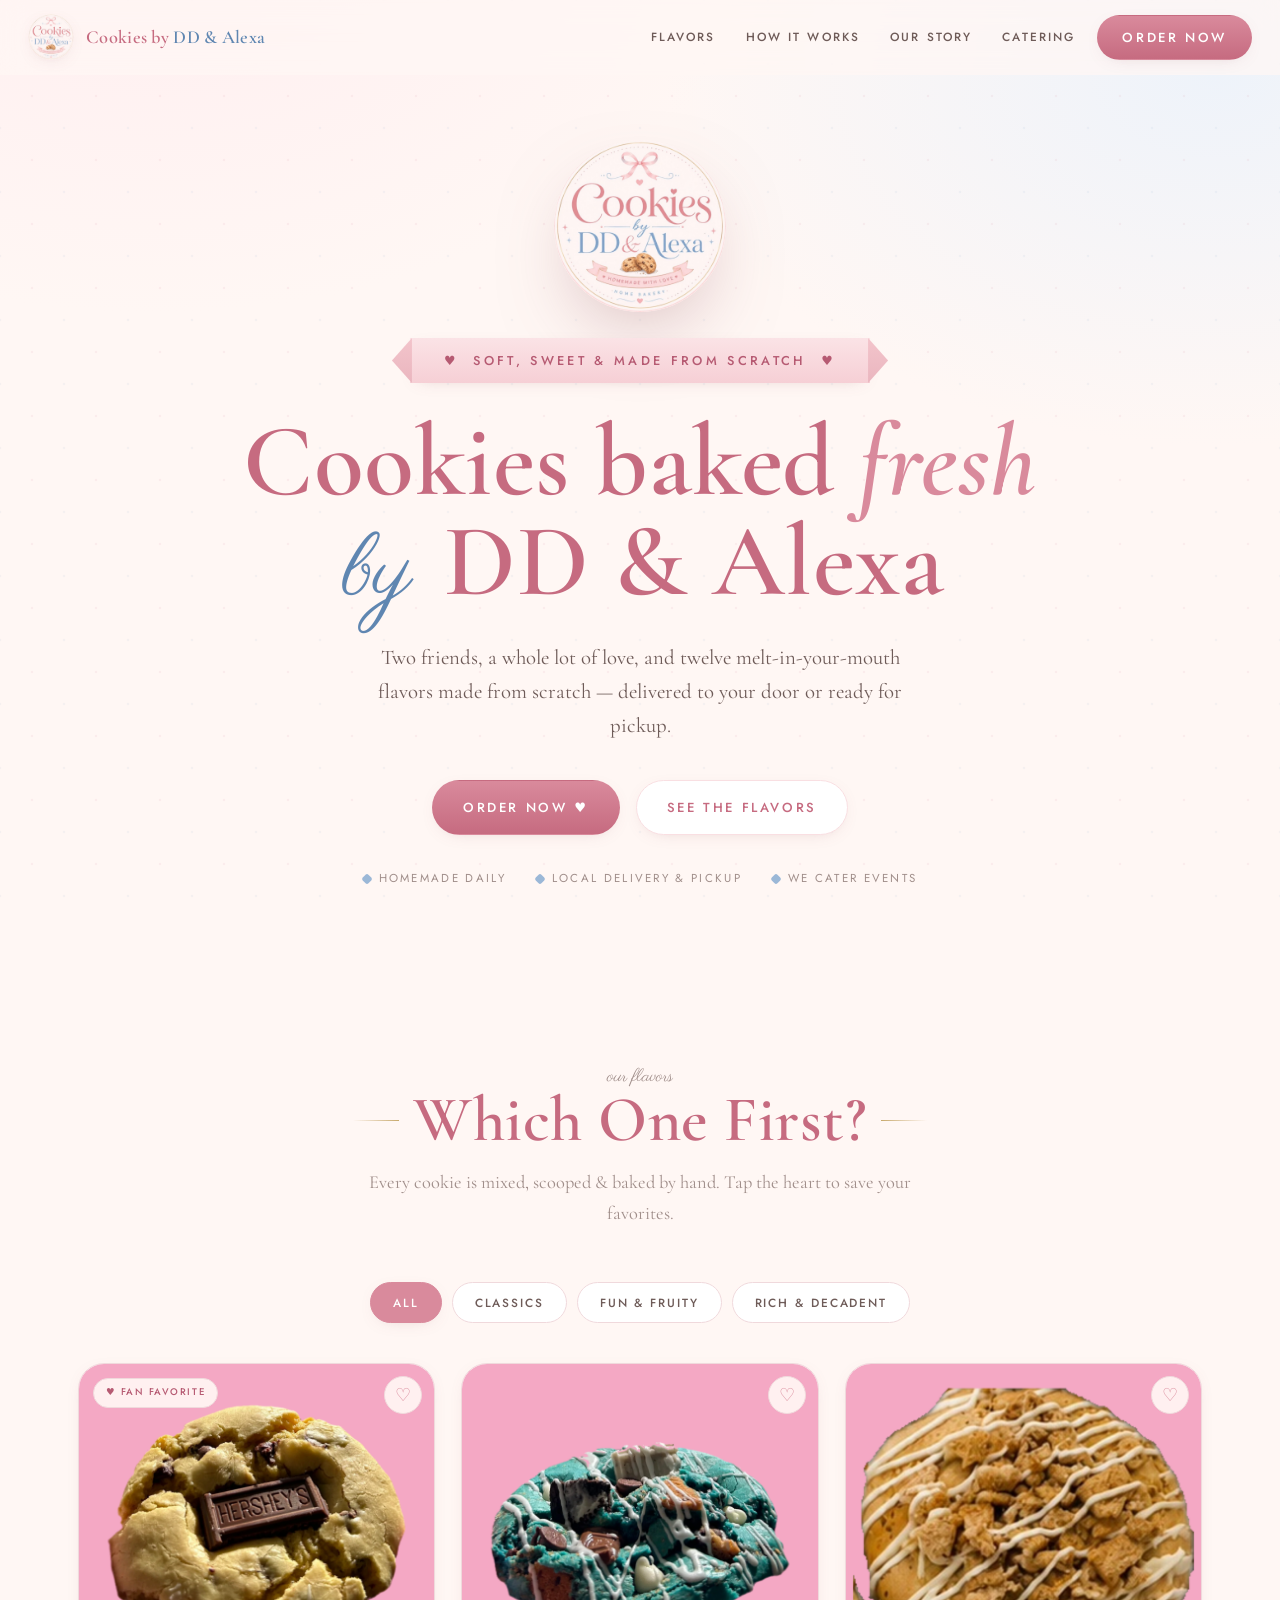
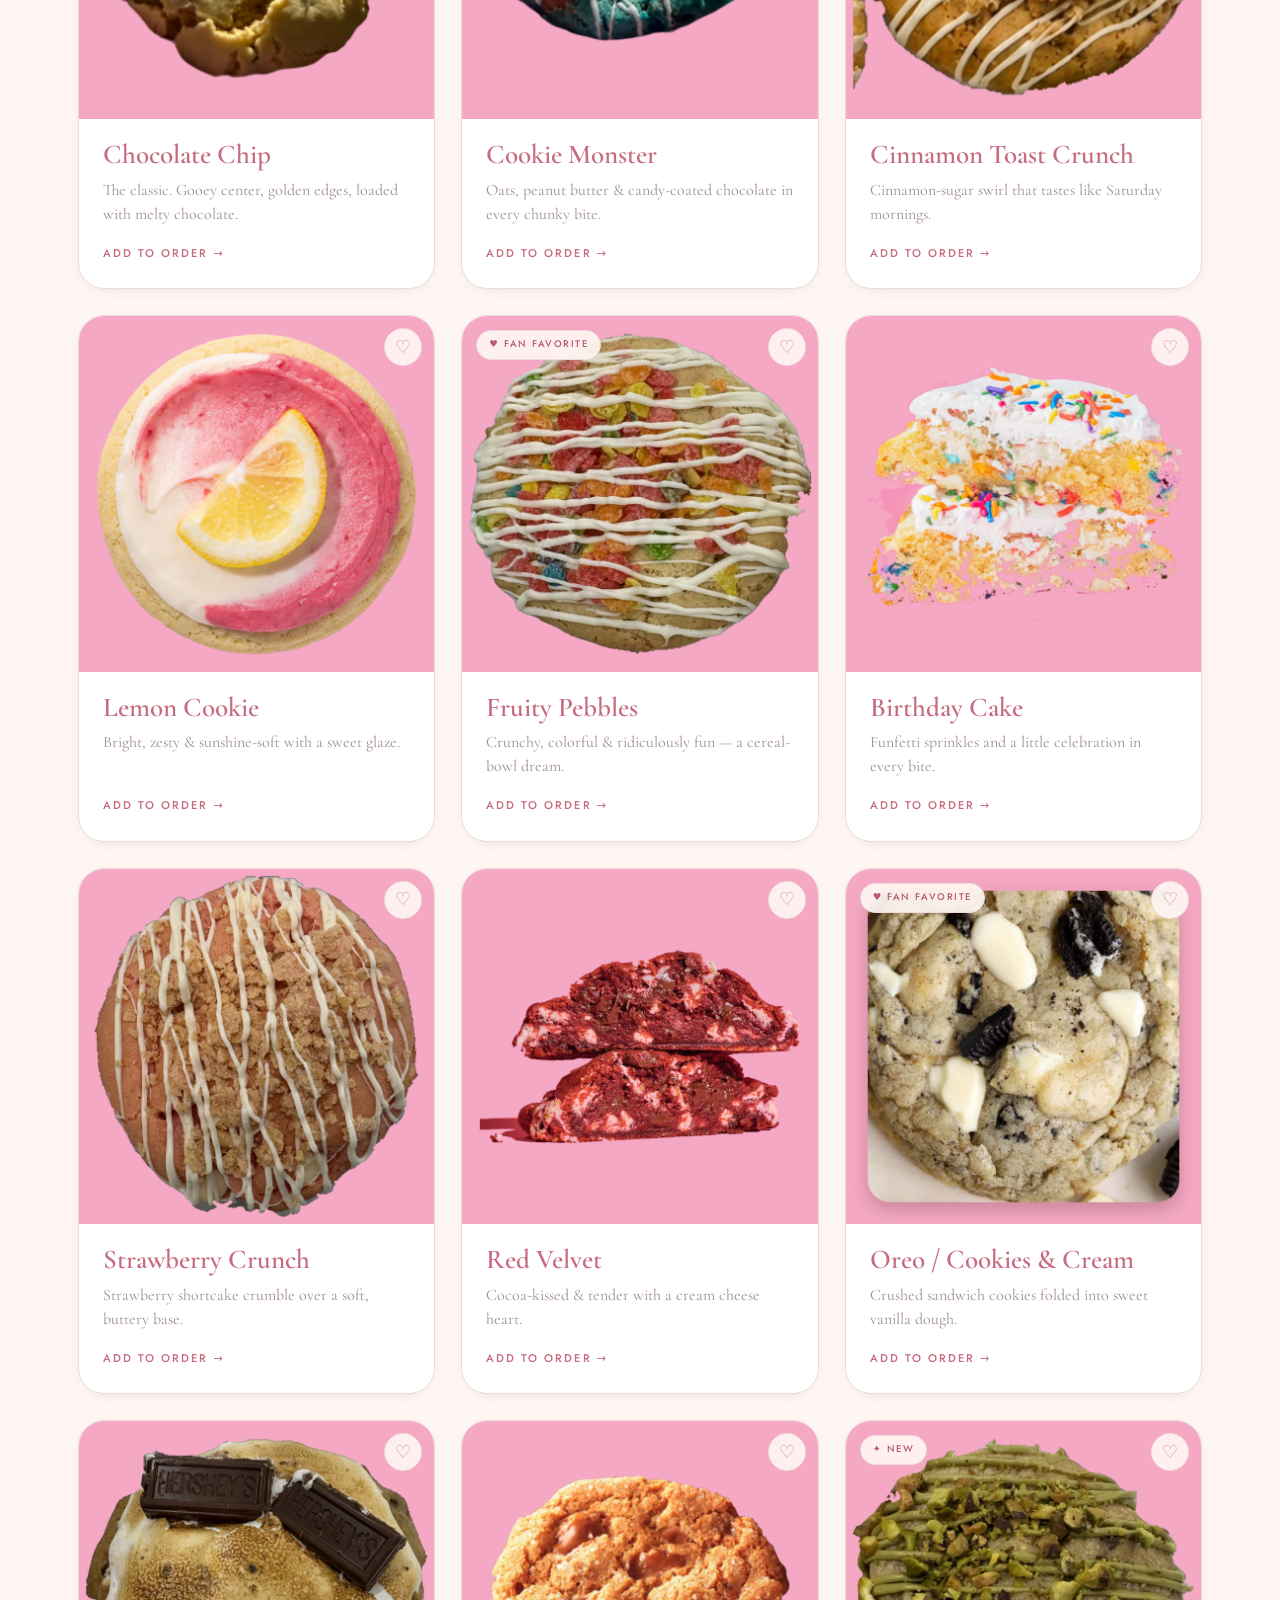
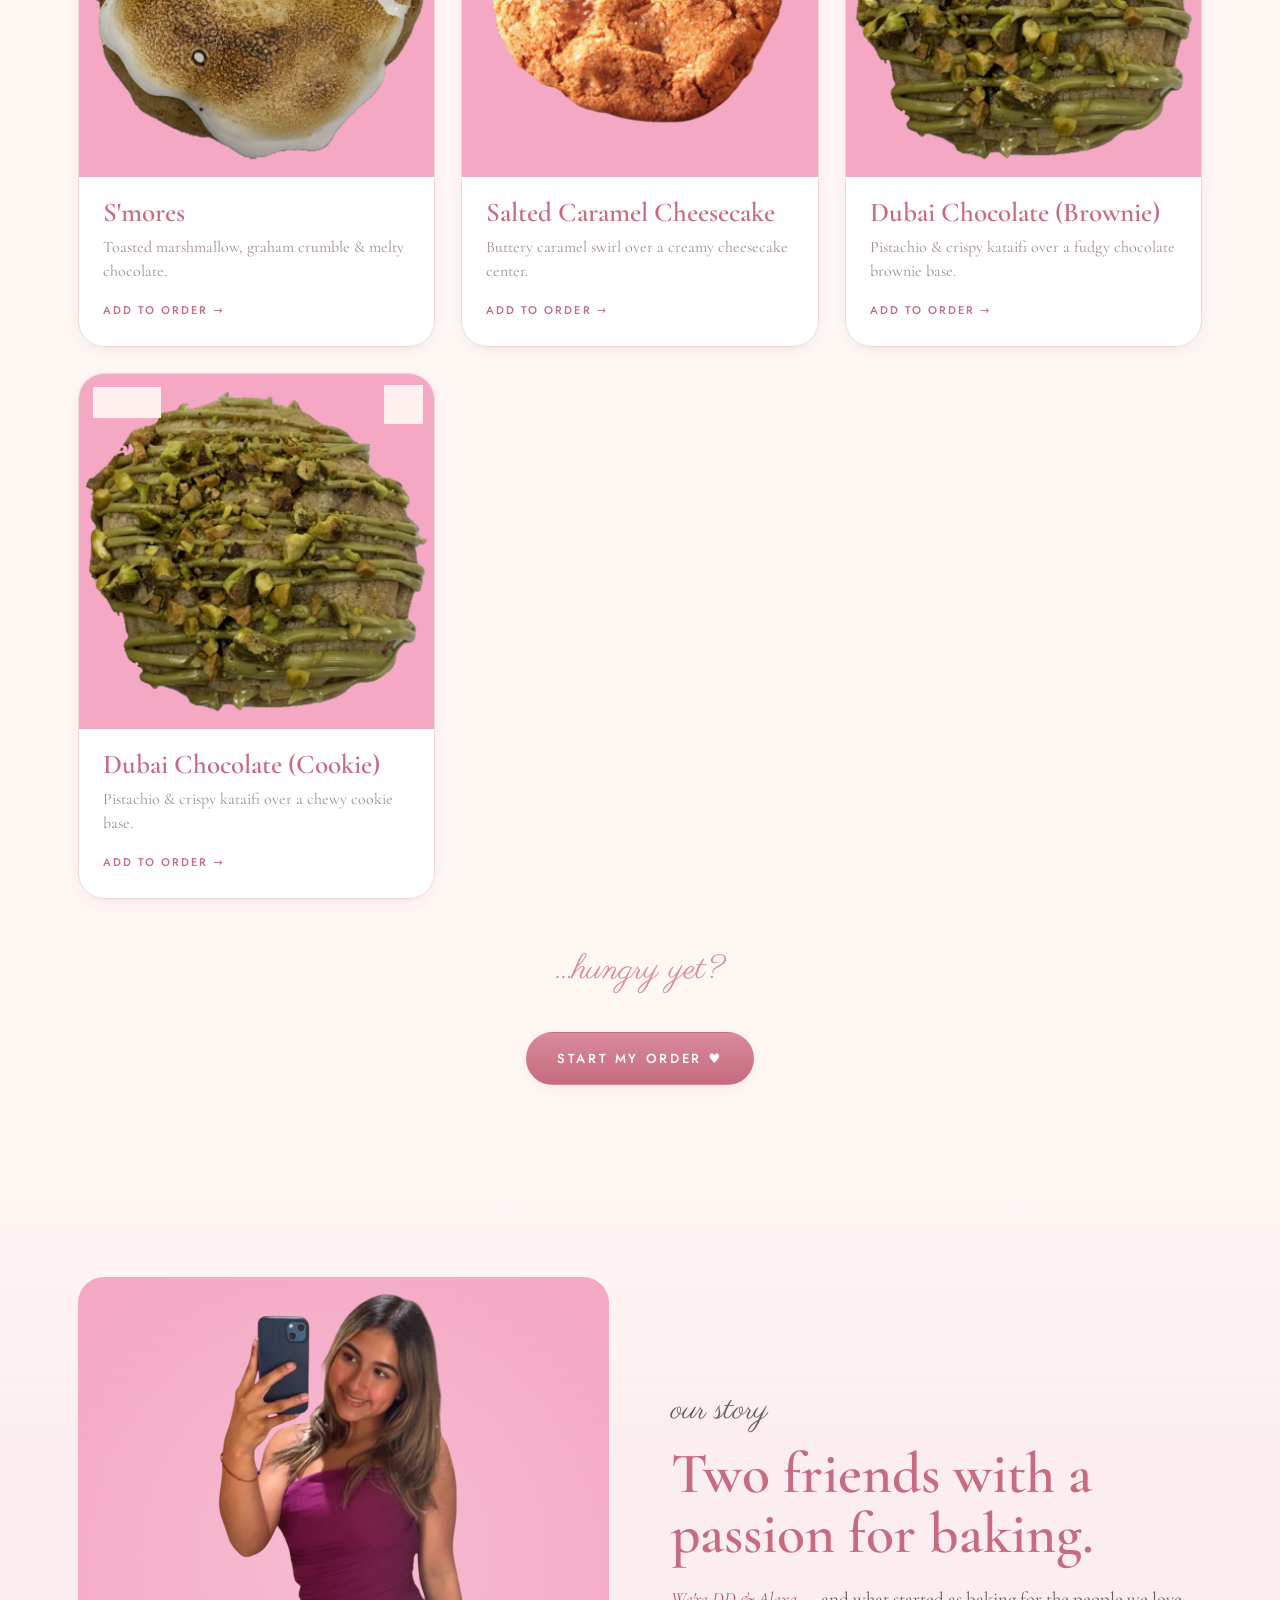
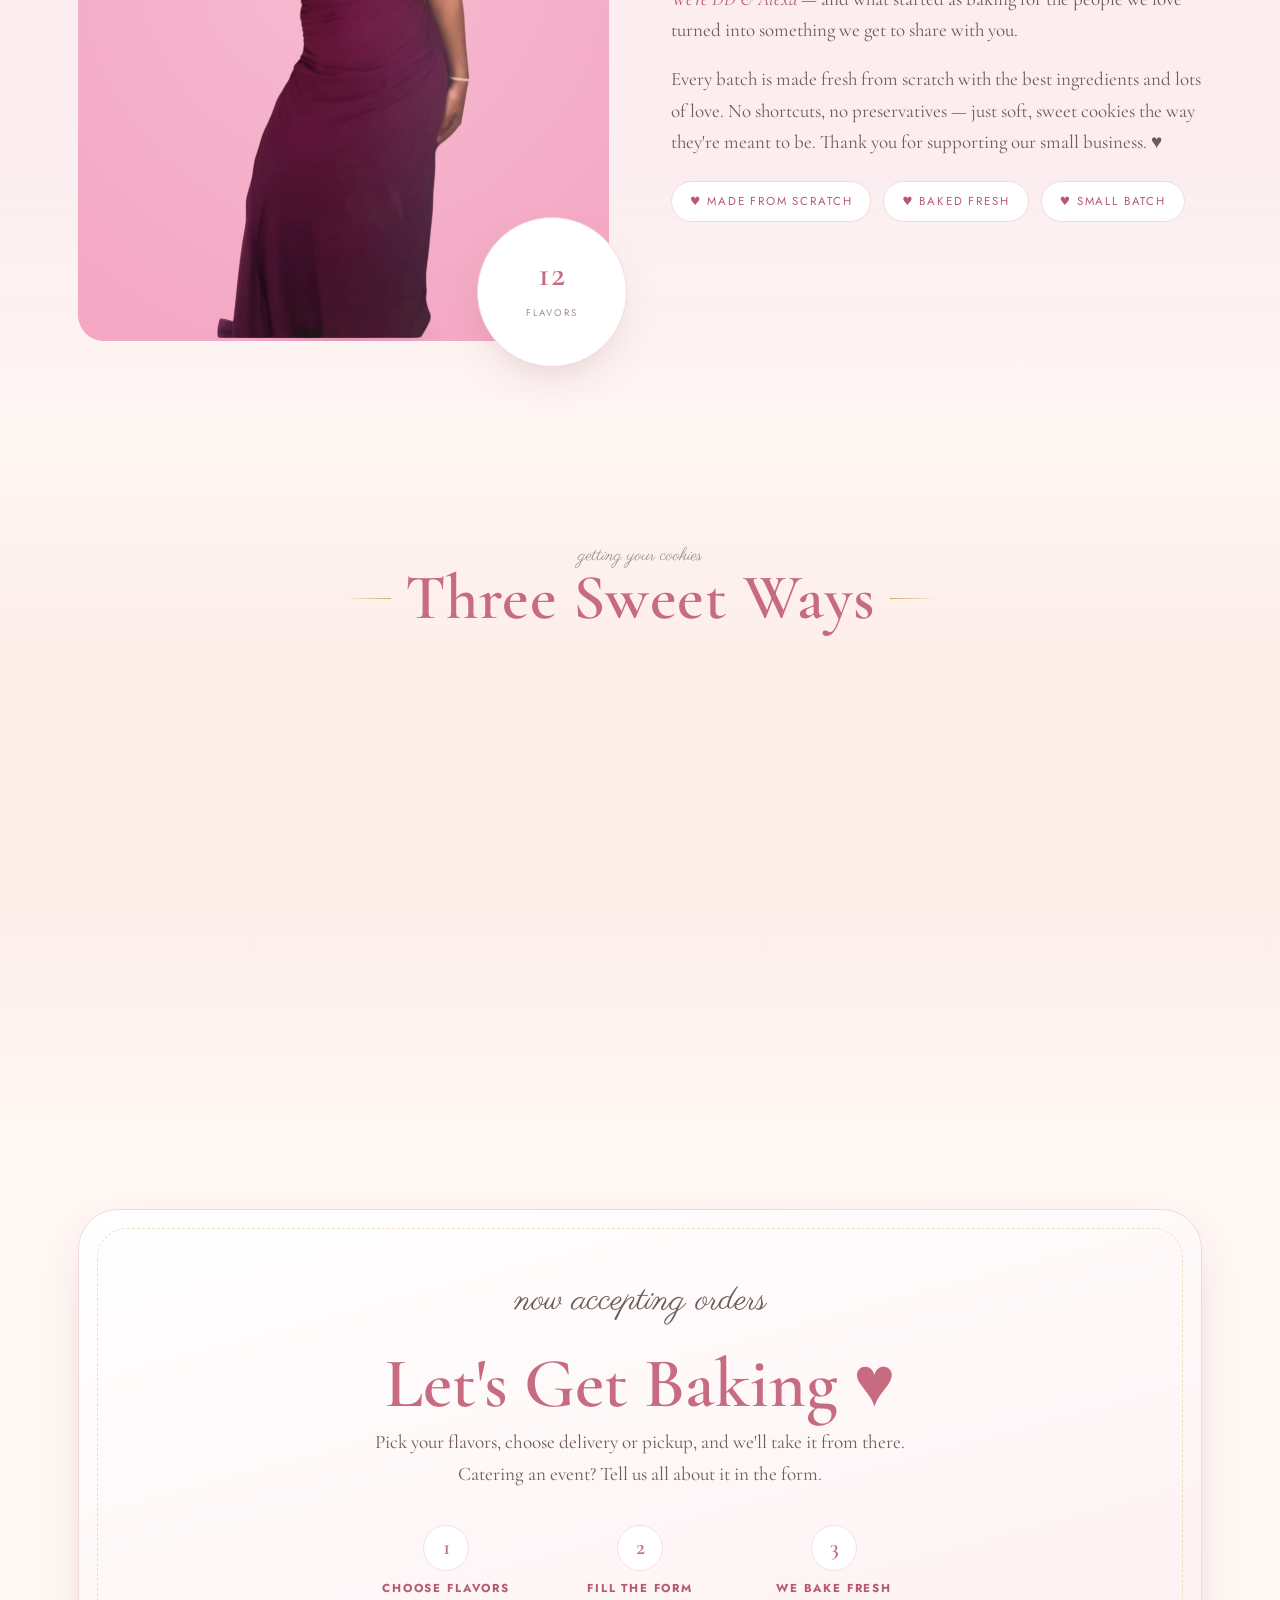
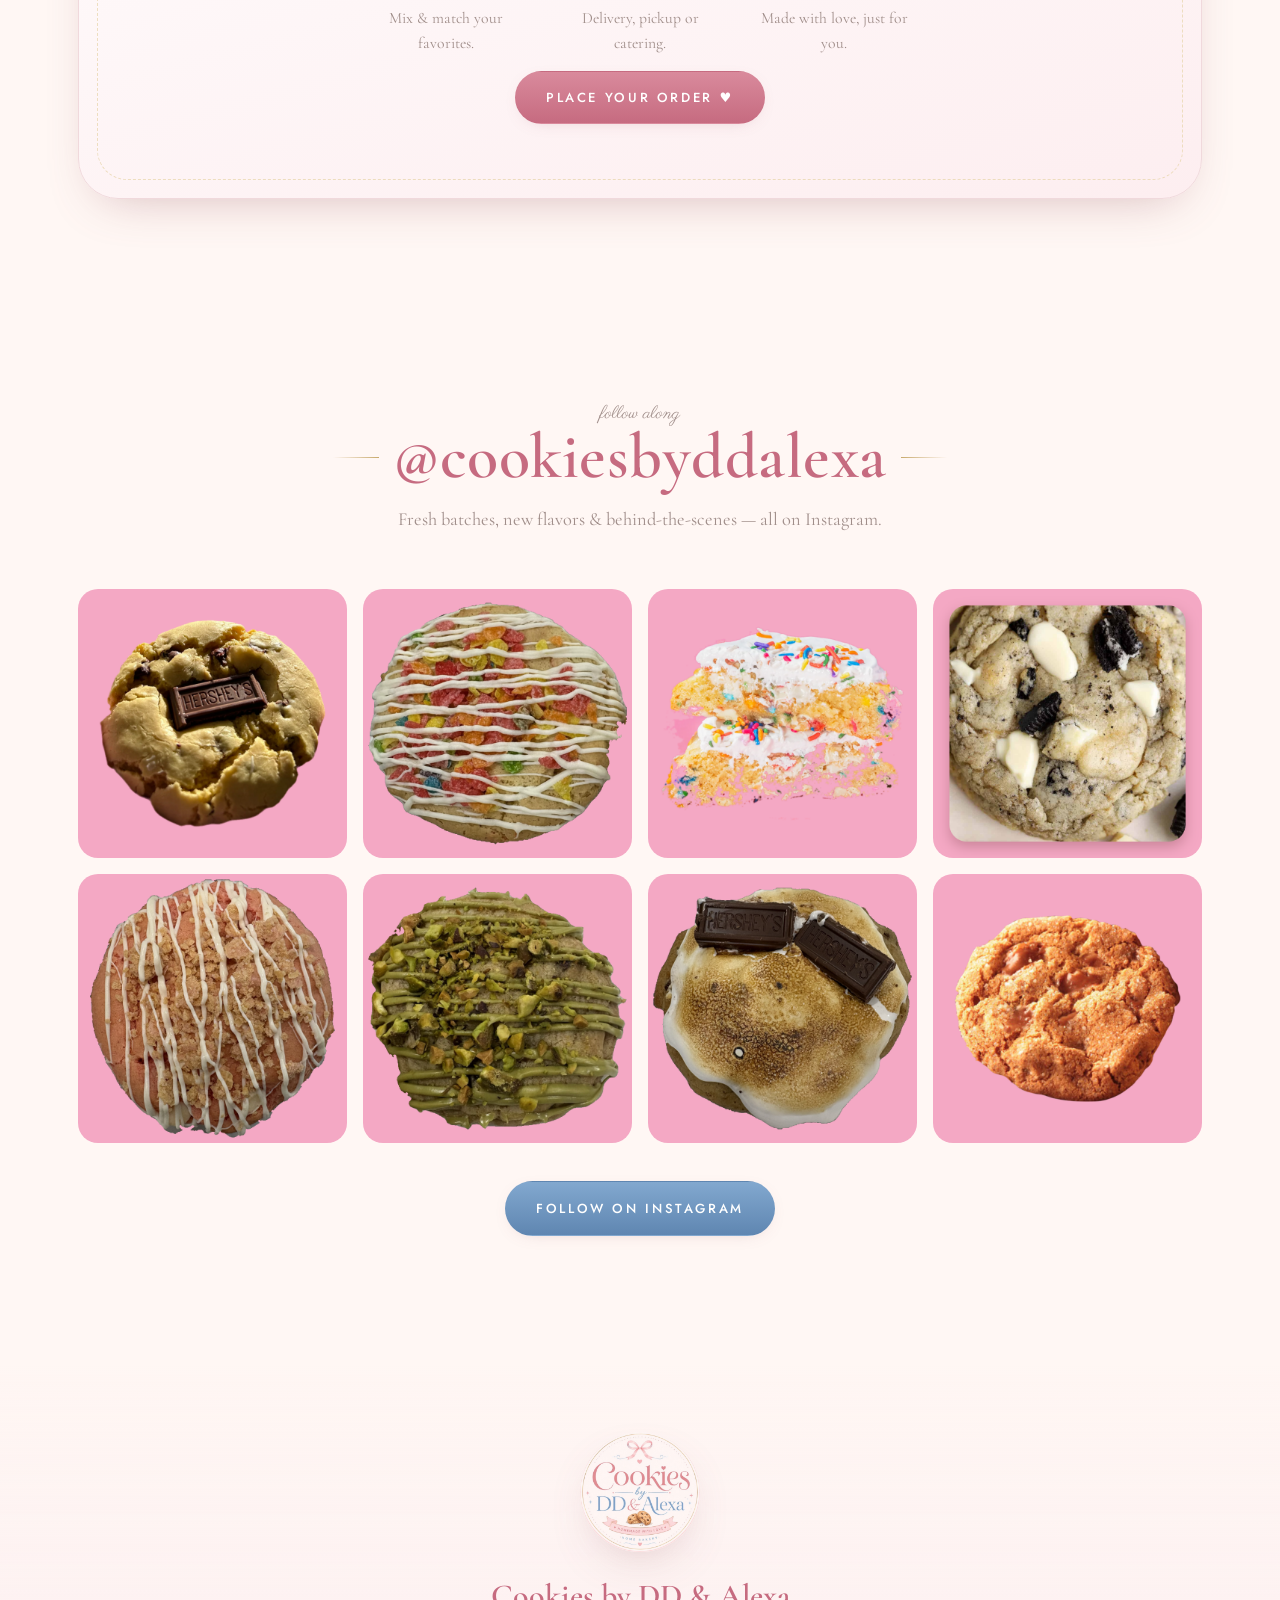
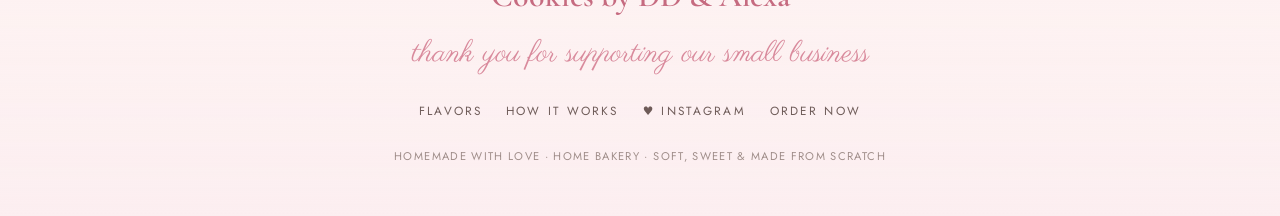
<file: cookies-site/index.html>
<!DOCTYPE html>
<html lang="en">
<head>
<meta charset="UTF-8" />
<meta name="viewport" content="width=device-width, initial-scale=1.0" />
<title>Cookies by DD &amp; Alexa — Homemade with Love</title>
<meta name="description" content="Soft, sweet & made from scratch. Homemade cookies by DD & Alexa — delivery, pickup & catering. Now accepting orders!" />
<link rel="icon" href="assets/logo.png" />
<link rel="stylesheet" href="styles.css" />
</head>
<body>

<!-- ========== NAV ========== -->
<nav class="nav" id="nav">
  <a class="nav-brand" href="#top">
    <img src="assets/logo.png" alt="Cookies by DD & Alexa logo" />
    <b>Cookies by <span>DD&nbsp;&amp;&nbsp;Alexa</span></b>
  </a>
  <div class="nav-right">
    <div class="nav-links" id="navlinks">
      <a href="#flavors">Flavors</a>
      <a href="#how">How it Works</a>
      <a href="#about">Our Story</a>
      <a href="#order">Catering</a>
      <button class="btn btn-primary nav-menu-cta" data-order>Order Now</button>
    </div>
    <button class="btn btn-primary nav-cta" data-order>Order Now</button>
    <button class="nav-burger" id="burger" aria-label="Menu"><span></span><span></span><span></span></button>
  </div>
</nav>

<span id="top"></span>

<!-- ========== HERO ========== -->
<header class="hero" data-screen-label="Hero">
  <div class="sparkles" id="sparkles"></div>
  <div class="wrap">
    <img class="hero-logo" src="assets/logo.png" alt="Cookies by DD & Alexa" />
    <div><span class="ribbon">♥&nbsp;&nbsp;Soft, Sweet &amp; Made From Scratch&nbsp;&nbsp;♥</span></div>
    <h1>Cookies baked <em>fresh</em><br /><span class="scriptword">by</span> DD &amp; Alexa</h1>
    <p class="hero-sub">Two friends, a whole lot of love, and twelve melt-in-your-mouth flavors made from scratch — delivered to your door or ready for pickup.</p>
    <div class="hero-cta">
      <button class="btn btn-primary" data-order>Order Now ♥</button>
      <a class="btn btn-ghost" href="#flavors">See the Flavors</a>
    </div>
    <div class="hero-meta">
      <span><i class="spk"></i> Homemade Daily</span>
      <span><i class="spk"></i> Local Delivery &amp; Pickup</span>
      <span><i class="spk"></i> We Cater Events</span>
    </div>
  </div>
</header>

<!-- ========== FLAVORS ========== -->
<section class="flavors section-pad" id="flavors" data-screen-label="Flavors">
  <div class="wrap">
    <div class="section-title reveal">
      <p class="eyebrow">our flavors</p>
      <div class="h-deco"><h2 class="display">Which One First?</h2></div>
      <p>Every cookie is mixed, scooped &amp; baked by hand. Tap the heart to save your favorites.</p>
    </div>

    <div class="filters reveal" id="filters">
      <button class="active" data-filter="all">All</button>
      <button data-filter="classic">Classics</button>
      <button data-filter="fun">Fun &amp; Fruity</button>
      <button data-filter="rich">Rich &amp; Decadent</button>
    </div>

    <div class="flavor-grid" id="flavorGrid"></div>

    <div class="flavor-note reveal">
      <p class="script">…hungry yet?</p>
      <div style="margin-top:14px;"><button class="btn btn-primary" data-order>Start My Order ♥</button></div>
    </div>
  </div>
</section>

<!-- ========== ABOUT ========== -->
<section class="about section-pad" id="about" data-screen-label="Our Story">
  <div class="wrap">
    <div class="about-grid">
      <div class="about-photo reveal">
        <div class="ph"><img src="assets/about.png" alt="Cookies by DD & Alexa — fresh baked" /></div>
        <div class="badge">
          <div><span class="display">12</span><br /><small>Flavors</small></div>
        </div>
      </div>
      <div class="about-text reveal">
        <p class="eyebrow">our story</p>
        <h2>Two friends with a passion for baking.</h2>
        <p><span class="lead">We're DD &amp; Alexa</span> — and what started as baking for the people we love turned into something we get to share with you.</p>
        <p>Every batch is made fresh from scratch with the best ingredients and lots of love. No shortcuts, no preservatives — just soft, sweet cookies the way they're meant to be. Thank you for supporting our small business. ♥</p>
        <div class="about-points">
          <span class="chip">♥ Made from scratch</span>
          <span class="chip">♥ Baked fresh</span>
          <span class="chip">♥ Small batch</span>
        </div>
      </div>
    </div>
  </div>
</section>

<!-- ========== HOW IT WORKS ========== -->
<section class="how section-pad" id="how" data-screen-label="How it Works">
  <div class="wrap">
    <div class="section-title reveal">
      <p class="eyebrow">getting your cookies</p>
      <div class="h-deco"><h2 class="display">Three Sweet Ways</h2></div>
    </div>
    <div class="how-grid">
      <div class="how-card reveal">
        <div class="how-icon">
          <svg viewBox="0 0 24 24" fill="none" stroke="currentColor" stroke-width="1.6" stroke-linecap="round" stroke-linejoin="round"><path d="M1 16V6a1 1 0 0 1 1-1h11v11M13 8h4l3 4v4M5.5 19a1.5 1.5 0 1 0 0-3 1.5 1.5 0 0 0 0 3Zm12 0a1.5 1.5 0 1 0 0-3 1.5 1.5 0 0 0 0 3ZM7 16h7"/></svg>
        </div>
        <h3>Delivery</h3>
        <div class="label">straight to your door</div>
        <p>Local delivery available — we'll bring your fresh-baked box right to you.</p>
      </div>
      <div class="how-card reveal">
        <div class="how-icon">
          <svg viewBox="0 0 24 24" fill="none" stroke="currentColor" stroke-width="1.6" stroke-linecap="round" stroke-linejoin="round"><path d="M6 8h12l1 12H5L6 8Z"/><path d="M9 8a3 3 0 0 1 6 0"/></svg>
        </div>
        <h3>Pickup</h3>
        <div class="label">at a time that works</div>
        <p>Prefer to grab them yourself? Pick up your cookies fresh at a time that fits your day.</p>
      </div>
      <div class="how-card reveal">
        <div class="how-icon">
          <svg viewBox="0 0 24 24" fill="none" stroke="currentColor" stroke-width="1.6" stroke-linecap="round" stroke-linejoin="round"><path d="M20 7H4v4h16V7Z"/><path d="M5 11v9h14v-9M12 7v13M12 7s-1.5-4-4-4-1.5 4 4 4Zm0 0s1.5-4 4-4 1.5 4-4 4Z"/></svg>
        </div>
        <h3>We Cater</h3>
        <div class="label">events &amp; celebrations</div>
        <p>Parties, birthdays, baby showers, corporate events &amp; more — let's make it extra sweet.</p>
      </div>
    </div>
  </div>
</section>

<!-- ========== ORDER CTA ========== -->
<section class="order section-pad" id="order" data-screen-label="Order">
  <div class="wrap">
    <div class="order-card reveal">
      <div class="gold-ring"></div>
      <p class="eyebrow">now accepting orders</p>
      <h2>Let's Get Baking ♥</h2>
      <p>Pick your flavors, choose delivery or pickup, and we'll take it from there. Catering an event? Tell us all about it in the form.</p>
      <div class="order-steps">
        <div class="order-step"><div class="num">1</div><b>Choose Flavors</b><span>Mix &amp; match your favorites.</span></div>
        <div class="order-step"><div class="num">2</div><b>Fill the Form</b><span>Delivery, pickup or catering.</span></div>
        <div class="order-step"><div class="num">3</div><b>We Bake Fresh</b><span>Made with love, just for you.</span></div>
      </div>
      <div style="margin-top:14px;"><button class="btn btn-primary" data-order>Place Your Order ♥</button></div>
    </div>
  </div>
</section>

<!-- ========== INSTAGRAM ========== -->
<section class="ig section-pad" id="ig" data-screen-label="Instagram">
  <div class="wrap">
    <div class="section-title reveal">
      <p class="eyebrow">follow along</p>
      <div class="h-deco"><h2 class="display">@cookiesbyddalexa</h2></div>
      <p>Fresh batches, new flavors &amp; behind-the-scenes — all on Instagram.</p>
    </div>
    <div class="ig-grid reveal" id="igGrid"></div>
    <div class="ig-foot reveal">
      <a class="btn btn-blue" href="https://www.instagram.com/cookiesbyddalexa" target="_blank" rel="noopener">Follow on Instagram</a>
    </div>
  </div>
</section>

<!-- ========== FOOTER ========== -->
<footer class="footer" data-screen-label="Footer">
  <div class="wrap">
    <img class="flogo" src="assets/logo.png" alt="Cookies by DD & Alexa" />
    <h3>Cookies by DD &amp; Alexa</h3>
    <p class="thanks">thank you for supporting our small business</p>
    <div class="footer-links">
      <a href="#flavors">Flavors</a>
      <a href="#how">How it Works</a>
      <a href="https://www.instagram.com/cookiesbyddalexa" target="_blank" rel="noopener">♥ Instagram</a>
      <a href="#" data-order>Order Now</a>
    </div>
    <p class="fine">Homemade with love · Home Bakery · Soft, sweet &amp; made from scratch</p>
  </div>
</footer>

<!-- ========== FULL-SCREEN ORDER FLOW ========== -->
<div class="order-flow" id="orderFlow" role="dialog" aria-modal="true" aria-label="Place your order">
  <form id="orderForm" class="flow-form">
    <!-- hidden / anti-spam -->
    <input type="checkbox" name="botcheck" class="hp" tabindex="-1" autocomplete="off" />
    <input type="hidden" name="subject" value="New cookie order from the website 🍪" />
    <input type="hidden" name="from_name" value="Cookies by DD & Alexa" />
    <input type="hidden" name="Order Type" id="modeField" value="" />

    <!-- ===== FLOW HEADER ===== -->
    <header class="flow-head">
      <a class="flow-brand" href="#top"><img src="assets/logo.png" alt="" /><b>Cookies by <span>DD&nbsp;&amp;&nbsp;Alexa</span></b></a>
      <div class="flow-progress" id="flowProgress">
        <span class="dot" data-dot="1"><i>1</i><small>Method</small></span>
        <span class="dot" data-dot="2"><i>2</i><small>Cookies</small></span>
        <span class="dot" data-dot="3"><i>3</i><small>When</small></span>
        <span class="dot" data-dot="4"><i>4</i><small>Details</small></span>
        <span class="dot" data-dot="5"><i>5</i><small>Review</small></span>
      </div>
      <button type="button" class="flow-x" id="flowX" aria-label="Close">×</button>
    </header>

    <div class="flow-body">

      <!-- ===== STEP 1: METHOD ===== -->
      <section class="flow-step" data-step="1">
        <div class="flow-inner">
          <p class="eyebrow">step one</p>
          <h2>How would you like your cookies?</h2>
          <p class="flow-sub">Choose how you'll get them — this sets the rules for your order.</p>
          <div class="method-cards">
            <button type="button" class="method-card" data-method="Delivery">
              <span class="mc-icon"><svg viewBox="0 0 24 24" fill="none" stroke="currentColor" stroke-width="1.6" stroke-linecap="round" stroke-linejoin="round"><path d="M1 16V6a1 1 0 0 1 1-1h11v11M13 8h4l3 4v4M5.5 19a1.5 1.5 0 1 0 0-3 1.5 1.5 0 0 0 0 3Zm12 0a1.5 1.5 0 1 0 0-3 1.5 1.5 0 0 0 0 3ZM7 16h7"/></svg></span>
              <b>Delivery</b>
              <small>We'll bring them to your door.</small>
              <em>5 cookie minimum • fee varies by location</em>
            </button>
            <button type="button" class="method-card" data-method="Pickup">
              <span class="mc-icon"><svg viewBox="0 0 24 24" fill="none" stroke="currentColor" stroke-width="1.6" stroke-linecap="round" stroke-linejoin="round"><path d="M6 8h12l1 12H5L6 8Z"/><path d="M9 8a3 3 0 0 1 6 0"/></svg></span>
              <b>Pickup</b>
              <small>Grab them fresh — DM us for spots.</small>
              <em>No minimum • no delivery fee</em>
            </button>
            <button type="button" class="method-card" data-method="Catering">
              <span class="mc-icon"><svg viewBox="0 0 24 24" fill="none" stroke="currentColor" stroke-width="1.6" stroke-linecap="round" stroke-linejoin="round"><path d="M20 7H4v4h16V7Z"/><path d="M5 11v9h14v-9M12 7v13M12 7s-1.5-4-4-4-1.5 4 4 4Zm0 0s1.5-4 4-4 1.5 4-4 4Z"/></svg></span>
              <b>Catering</b>
              <small>Parties, showers &amp; events.</small>
              <em>Tell us all about your event</em>
            </button>
          </div>
          <p class="flow-note">All orders must be placed at least <b>3 days in advance</b>.</p>
        </div>
      </section>

      <!-- ===== STEP 2: COOKIES ===== -->
      <section class="flow-step" data-step="2" hidden>
        <div class="flow-inner wide">
          <p class="eyebrow"><span data-mode-eyebrow>Delivery</span> · step two</p>
          <h2>Pick your cookies</h2>
          <p class="flow-sub" id="cookieSub">Tap a cookie to add it, then set how many of each.</p>
          <div class="gallery" id="flavorGallery"></div>
        </div>
      </section>

      <!-- ===== STEP 3: WHEN ===== -->
      <section class="flow-step" data-step="3" hidden>
        <div class="flow-inner">
          <p class="eyebrow"><span data-mode-eyebrow>Delivery</span> · step three</p>
          <h2>When do you need them?</h2>
          <p class="flow-sub">Orders are placed at least <b>3 days ahead</b> — <span id="calHint"></span>.</p>

          <input type="hidden" name="Date Needed" />
          <div class="cal" id="cal">
            <div class="cal-head">
              <button type="button" class="cal-nav" id="calPrev" aria-label="Previous month">‹</button>
              <b id="calTitle"></b>
              <button type="button" class="cal-nav" id="calNext" aria-label="Next month">›</button>
            </div>
            <div class="cal-dow"><span>Su</span><span>Mo</span><span>Tu</span><span>We</span><span>Th</span><span>Fr</span><span>Sa</span></div>
            <div class="cal-grid" id="calGrid"></div>
          </div>
          <p class="cal-picked" id="calPicked" hidden></p>

          <label class="field cal-notes">
            <span>Anything else about your order? <small>Allergies, custom cookie ideas, event details…</small></span>
            <textarea name="Notes" rows="3" placeholder="Tell us about your order ♥"></textarea>
          </label>
        </div>
      </section>

      <!-- ===== STEP 4: DETAILS ===== -->
      <section class="flow-step" data-step="4" hidden>
        <div class="flow-inner">
          <p class="eyebrow"><span data-mode-eyebrow>Delivery</span> · step four</p>
          <h2>Your details</h2>
          <p class="flow-sub">We'll use these to confirm your order and arrange payment.</p>

          <div class="detail-grid">
            <label class="field span-2">
              <span>Your full name *</span>
              <input type="text" name="Name" autocomplete="name" placeholder="Jane Doe" />
            </label>
            <div class="field span-2" data-addr-field>
              <span>Delivery address *</span>
              <div class="addr-grid">
                <div class="addr-street">
                  <input type="text" id="addrStreet" placeholder="Street address — start typing to search" autocomplete="off" />
                  <ul class="addr-sugs" id="addrSugs" hidden></ul>
                </div>
                <input type="text" id="addrApt" placeholder="Apt / unit (optional)" autocomplete="address-line2" />
                <input type="text" id="addrCity" placeholder="City" autocomplete="address-level2" />
                <input type="text" id="addrState" placeholder="State" value="FL" autocomplete="address-level1" />
                <input type="text" id="addrZip" placeholder="ZIP" inputmode="numeric" autocomplete="postal-code" />
              </div>
              <small class="fee-line" id="feeLine" hidden></small>
              <input type="hidden" name="Address" />
            </div>

            <div class="field span-2">
              <span>Best way to reach you *</span>
              <div class="cp-row" data-contact="Contact 1">
                <button type="button" class="cp-btn" data-cm="Call">
                  <svg viewBox="0 0 24 24" fill="none" stroke="currentColor" stroke-width="1.8" stroke-linecap="round" stroke-linejoin="round"><path d="M22 16.92v3a2 2 0 0 1-2.18 2 19.79 19.79 0 0 1-8.63-3.07 19.5 19.5 0 0 1-6-6 19.79 19.79 0 0 1-3.07-8.67A2 2 0 0 1 4.11 2h3a2 2 0 0 1 2 1.72c.127.96.361 1.903.7 2.81a2 2 0 0 1-.45 2.11L8.09 9.91a16 16 0 0 0 6 6l1.27-1.27a2 2 0 0 1 2.11-.45c.907.339 1.85.573 2.81.7A2 2 0 0 1 22 16.92Z"/></svg>
                  Call
                </button>
                <button type="button" class="cp-btn" data-cm="Text">
                  <svg viewBox="0 0 24 24" fill="none" stroke="currentColor" stroke-width="1.8" stroke-linecap="round" stroke-linejoin="round"><path d="M21 11.5a8.38 8.38 0 0 1-.9 3.8 8.5 8.5 0 0 1-7.6 4.7 8.38 8.38 0 0 1-3.8-.9L3 21l1.9-5.7a8.38 8.38 0 0 1-.9-3.8 8.5 8.5 0 0 1 4.7-7.6 8.38 8.38 0 0 1 3.8-.9h.5a8.48 8.48 0 0 1 8 8v.5Z"/></svg>
                  Text
                </button>
                <button type="button" class="cp-btn" data-cm="Instagram">
                  <svg viewBox="0 0 24 24" fill="none" stroke="currentColor" stroke-width="1.8" stroke-linecap="round" stroke-linejoin="round"><rect x="2" y="2" width="20" height="20" rx="5"/><path d="M16 11.37A4 4 0 1 1 12.63 8 4 4 0 0 1 16 11.37Z"/><line x1="17.5" y1="6.5" x2="17.51" y2="6.5"/></svg>
                  Instagram
                </button>
              </div>
              <input type="text" class="cp-input" autocomplete="off" hidden />
              <input type="hidden" name="Contact 1" />
            </div>

            <div class="field span-2">
              <span>Backup contact *</span>
              <div class="cp-row" data-contact="Contact 2">
                <button type="button" class="cp-btn" data-cm="Call">
                  <svg viewBox="0 0 24 24" fill="none" stroke="currentColor" stroke-width="1.8" stroke-linecap="round" stroke-linejoin="round"><path d="M22 16.92v3a2 2 0 0 1-2.18 2 19.79 19.79 0 0 1-8.63-3.07 19.5 19.5 0 0 1-6-6 19.79 19.79 0 0 1-3.07-8.67A2 2 0 0 1 4.11 2h3a2 2 0 0 1 2 1.72c.127.96.361 1.903.7 2.81a2 2 0 0 1-.45 2.11L8.09 9.91a16 16 0 0 0 6 6l1.27-1.27a2 2 0 0 1 2.11-.45c.907.339 1.85.573 2.81.7A2 2 0 0 1 22 16.92Z"/></svg>
                  Call
                </button>
                <button type="button" class="cp-btn" data-cm="Text">
                  <svg viewBox="0 0 24 24" fill="none" stroke="currentColor" stroke-width="1.8" stroke-linecap="round" stroke-linejoin="round"><path d="M21 11.5a8.38 8.38 0 0 1-.9 3.8 8.5 8.5 0 0 1-7.6 4.7 8.38 8.38 0 0 1-3.8-.9L3 21l1.9-5.7a8.38 8.38 0 0 1-.9-3.8 8.5 8.5 0 0 1 4.7-7.6 8.38 8.38 0 0 1 3.8-.9h.5a8.48 8.48 0 0 1 8 8v.5Z"/></svg>
                  Text
                </button>
                <button type="button" class="cp-btn" data-cm="Instagram">
                  <svg viewBox="0 0 24 24" fill="none" stroke="currentColor" stroke-width="1.8" stroke-linecap="round" stroke-linejoin="round"><rect x="2" y="2" width="20" height="20" rx="5"/><path d="M16 11.37A4 4 0 1 1 12.63 8 4 4 0 0 1 16 11.37Z"/><line x1="17.5" y1="6.5" x2="17.51" y2="6.5"/></svg>
                  Instagram
                </button>
              </div>
              <input type="text" class="cp-input" autocomplete="off" hidden />
              <input type="hidden" name="Contact 2" />
            </div>

            <div class="field span-2">
              <span>Preferred payment *</span>
              <div class="pay-chips" id="payChips">
                <button type="button" class="pay-chip" data-pay="Venmo">Venmo</button>
                <button type="button" class="pay-chip" data-pay="Zelle">Zelle</button>
                <button type="button" class="pay-chip" data-pay="Cash App">Cash App</button>
                <button type="button" class="pay-chip" data-pay="Cash">Cash</button>
                <button type="button" class="pay-chip" data-pay="Apple Cash (NOT tap)">Apple Cash</button>
                <button type="button" class="pay-chip" data-pay="Other">Other</button>
              </div>
              <input type="hidden" name="Payment" />
            </div>
          </div>
        </div>
      </section>

      <!-- ===== STEP 5: REVIEW ===== -->
      <section class="flow-step" data-step="5" hidden>
        <div class="flow-inner">
          <p class="eyebrow">step five</p>
          <h2>Review &amp; send</h2>
          <p class="flow-sub">Here's everything — make sure it looks right.</p>

          <div class="review-card" id="reviewCard"><!-- filled by JS --></div>

          <label class="accept" data-accept-delivery>
            <input type="checkbox" name="Accepted Terms" id="acceptBox" value="Yes" />
            <span>I understand delivery requires a <b>5-cookie minimum</b> — otherwise I'll pick up (DM <a href="https://www.instagram.com/cookiesbyddalexa" target="_blank" rel="noopener">@cookiesbyddalexa</a> for pickup spots).</span>
          </label>
          <label class="accept">
            <input type="checkbox" name="Cancellation Policy" id="cancelBox" value="Agreed" />
            <span>I understand I can cancel my order <b>within 24 hours</b> of placing it — after that, my order is <b>final</b>.</span>
          </label>
          <p class="flow-note">We'll reach out to confirm details, delivery fee &amp; final total. Payment is arranged after.</p>
        </div>
      </section>

      <!-- ===== SUCCESS ===== -->
      <section class="flow-step" data-step="done" hidden>
        <div class="flow-inner center">
          <img class="done-logo" src="assets/logo.png" alt="" />
          <h2>Order sent! ♥</h2>
          <p class="flow-sub">Thank you! We got your order and we'll reach out shortly to confirm the details. Can't wait to bake for you!</p>
          <div class="done-actions">
            <button type="button" class="btn btn-ghost" id="printBtn">🖨 Print receipt</button>
            <button type="button" class="btn btn-primary" id="doneClose">Done</button>
          </div>
        </div>
      </section>

    </div>

    <!-- ===== STICKY FOOTER (cart + nav) ===== -->
    <footer class="flow-foot" id="flowFoot">
      <div class="foot-cart">
        <span class="fc-count" id="cartCount">0 cookies</span>
        <span class="fc-total" id="cartTotal">$0</span>
        <span class="fc-min" id="cartMin" hidden></span>
      </div>
      <div class="foot-nav">
        <button type="button" class="btn btn-ghost flow-back" id="flowBack">← Back</button>
        <button type="button" class="btn btn-primary flow-next" id="flowNext">Next →</button>
        <button type="submit" class="btn btn-primary flow-submit" id="flowSubmit" hidden>Send My Order ♥</button>
      </div>
    </footer>
  </form>
</div>

<button class="totop" id="totop" aria-label="Back to top">
  <svg viewBox="0 0 24 24" width="20" height="20" fill="none" stroke="currentColor" stroke-width="2" stroke-linecap="round" stroke-linejoin="round"><path d="M12 19V5M5 12l7-7 7 7"/></svg>
</button>

<div id="printReceipt"></div>

<script src="script.js"></script>
</body>
</html>
</file>
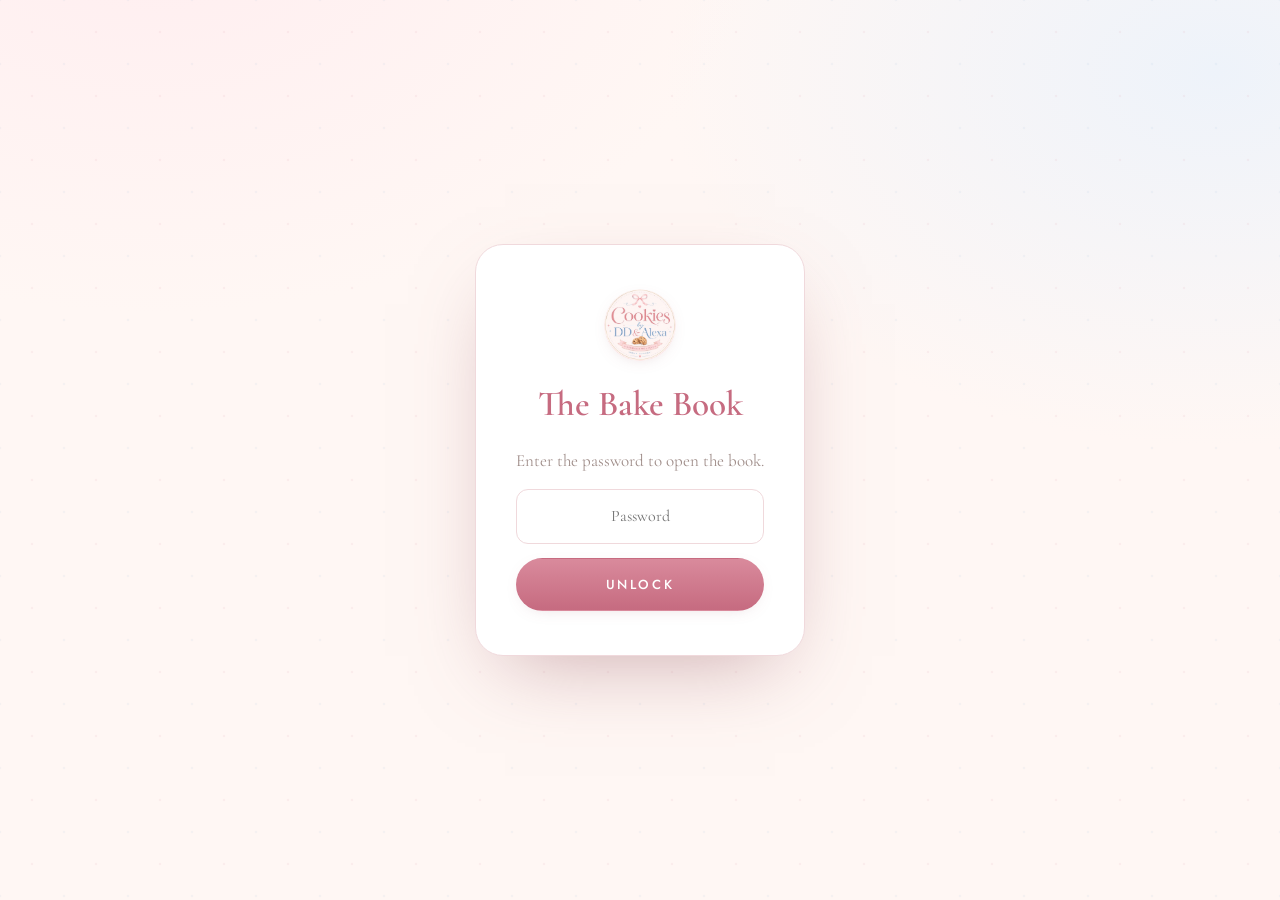
<file: cookies-site/admin.html>
<!DOCTYPE html>
<html lang="en">
<head>
<meta charset="UTF-8" />
<meta name="viewport" content="width=device-width, initial-scale=1.0, viewport-fit=cover" />
<meta name="robots" content="noindex, nofollow" />
<title>Order Tracker · The Bake Book — Cookies by DD &amp; Alexa</title>
<link rel="icon" href="assets/logo.png" />
<link rel="stylesheet" href="styles.css" />
<link rel="stylesheet" href="admin.css" />
</head>
<body class="v2">

<!-- ===== PASSWORD GATE ===== -->
<div class="gate" id="gate">
  <form class="gate-card" id="gateForm">
    <img src="assets/logo.png" alt="" />
    <h1>The Bake Book</h1>
    <p>Enter the password to open the book.</p>
    <input type="password" id="gatePass" placeholder="Password" autocomplete="current-password" />
    <button type="submit" class="btn btn-primary">Unlock</button>
    <p class="gate-err" id="gateErr" hidden>Wrong password — try again.</p>
  </form>
</div>

<!-- ===== APP ===== -->
<div id="app" hidden>

<!-- ========== TOP BAR ========== -->
<header class="v2bar">
  <div class="v2bar-in">
    <a class="v2brand" href="index.html">
      <img src="assets/logo.png" alt="Cookies by DD &amp; Alexa" />
      <span><b>Cookies by DD &amp; Alexa</b><small>Order Tracker · the bake book</small></span>
    </a>
    <span class="sp"></span>
    <a class="v2link" href="orders.html?legacy">
      <svg viewBox="0 0 24 24" fill="none" stroke="currentColor" stroke-width="2" stroke-linecap="round" stroke-linejoin="round"><rect x="3" y="3" width="5" height="18" rx="1"></rect><rect x="9.5" y="3" width="5" height="12" rx="1"></rect><rect x="16" y="3" width="5" height="15" rx="1"></rect></svg>
      <span>Previous tracker</span>
    </a>
    <button class="v2link" id="refreshBtn" type="button">
      <svg viewBox="0 0 24 24" fill="none" stroke="currentColor" stroke-width="2" stroke-linecap="round" stroke-linejoin="round"><path d="M21 12a9 9 0 1 1-2.64-6.36M21 3v6h-6"></path></svg>
      <span>Refresh</span>
    </button>
    <button class="v2link" id="lockBtn" type="button">
      <svg viewBox="0 0 24 24" fill="none" stroke="currentColor" stroke-width="2" stroke-linecap="round" stroke-linejoin="round"><rect x="4" y="11" width="16" height="10" rx="2"></rect><path d="M8 11V7a4 4 0 0 1 8 0v4"></path></svg>
      <span>Lock</span>
    </button>
  </div>
</header>

<main class="v2main">

  <!-- ========== RAIL ========== -->
  <aside class="rail">
    <div class="rail-head">
      <p class="eyebrow" id="greet">good morning</p>
      <h1>The Bake<br />Book</h1>
      <p class="rail-date" id="railDate">Today</p>
      <p class="m2-statline" id="statline"></p>
    </div>

    <label class="v2search">
      <svg viewBox="0 0 24 24" fill="none" stroke="currentColor" stroke-width="2" stroke-linecap="round" stroke-linejoin="round"><circle cx="11" cy="11" r="7"></circle><path d="m21 21-4.3-4.3"></path></svg>
      <input type="text" id="search" placeholder="Search name, # or flavor…" />
    </label>

    <nav class="day-index" id="dayIndex"></nav>

    <div class="oven">
      <h2 class="eyebrow">today's oven</h2>
      <div id="ovenList"></div>
    </div>

    <dl class="ledger" id="ledger"></dl>

    <button class="btn-new" id="addBtn" type="button">
      <svg viewBox="0 0 24 24" fill="none" stroke="currentColor" stroke-width="2.3" stroke-linecap="round" stroke-linejoin="round"><path d="M12 5v14M5 12h14"></path></svg>
      New order
    </button>
  </aside>

  <!-- ========== AGENDA ========== -->
  <div class="book-col">
    <nav class="book-tabs" id="bookTabs">
      <button class="bt active" data-view="upcoming" type="button">In the book <span class="cnt" id="cntUp">0</span></button>
      <button class="bt" data-view="past" type="button">Past orders <span class="cnt" id="cntPast">0</span></button>
    </nav>
    <section class="book" id="book"></section>
    <p class="book-msg" id="bookMsg"></p>
  </div>

</main>
</div>

<!-- ========== ADD-ORDER MODAL ========== -->
<div class="v2modal-back" id="addBack">
  <div class="v2modal">
    <button class="x" id="addClose" type="button" aria-label="Close">×</button>
    <p class="eyebrow">new ticket</p>
    <h3>Add an Order</h3>
    <form id="addForm" autocomplete="off">
      <div class="field-row">
        <div class="field"><label>Customer Name</label><input type="text" id="f-name" placeholder="e.g. Maya Rodriguez" /></div>
        <div class="field"><label>Phone / contact</label><input type="text" id="f-phone" placeholder="(415) 555-0000 or @handle" /></div>
      </div>

      <div class="field">
        <label>Fulfillment</label>
        <div class="seg-radio2">
          <label><input type="radio" name="method" value="Delivery" checked /><span><svg viewBox="0 0 24 24" fill="none" stroke="currentColor" stroke-width="1.7" stroke-linecap="round" stroke-linejoin="round"><path d="M1 16V6a1 1 0 0 1 1-1h11v11M13 8h4l3 4v4M5.5 19a1.5 1.5 0 1 0 0-3 1.5 1.5 0 0 0 0 3Zm12 0a1.5 1.5 0 1 0 0-3 1.5 1.5 0 0 0 0 3ZM7 16h7"></path></svg>Delivery</span></label>
          <label><input type="radio" name="method" value="Pickup" /><span><svg viewBox="0 0 24 24" fill="none" stroke="currentColor" stroke-width="1.7" stroke-linecap="round" stroke-linejoin="round"><path d="M6 8h12l1 12H5L6 8Z"></path><path d="M9 8a3 3 0 0 1 6 0"></path></svg>Pickup</span></label>
          <label><input type="radio" name="method" value="Catering" /><span><svg viewBox="0 0 24 24" fill="none" stroke="currentColor" stroke-width="1.7" stroke-linecap="round" stroke-linejoin="round"><path d="M20 7H4v4h16V7Z"></path><path d="M5 11v9h14v-9M12 7v13M12 7s-1.5-4-4-4-1.5 4 4 4Zm0 0s1.5-4 4-4 1.5 4-4 4Z"></path></svg>Catering</span></label>
        </div>
      </div>

      <div class="field" id="addrField">
        <label>Delivery Address</label>
        <input type="text" id="f-addr" placeholder="Street, unit, city" />
      </div>

      <div class="field-row">
        <div class="field"><label>Date Needed</label><input type="date" id="f-date" /></div>
        <div class="field"><label>Time</label><input type="time" id="f-time" value="12:00" /></div>
      </div>

      <div class="field">
        <label>Cookies</label>
        <div class="item-rows" id="itemRows"></div>
        <button type="button" class="add-item-btn" id="addItemBtn">+ Add another flavor</button>
      </div>

      <div class="field-row">
        <div class="field">
          <label>Payment method</label>
          <select id="f-pay">
            <option value="">—</option>
            <option>Cash</option>
            <option>Cash App</option>
            <option>Apple Cash (NOT tap)</option>
            <option>Zelle</option>
            <option>Venmo</option>
            <option>Other</option>
          </select>
        </div>
        <div class="field">
          <label>Already paid?</label>
          <label class="paid-row"><input type="checkbox" id="f-paid" /><i class="v2switch"></i></label>
        </div>
      </div>

      <div class="field">
        <label>Notes · allergies · special requests</label>
        <textarea id="f-notes" placeholder="e.g. nut allergy, leave at door, pink sprinkles…"></textarea>
      </div>

      <div class="add-foot">
        <button type="button" class="btn-cancel" id="addCancel">Cancel</button>
        <button type="submit" class="btn-new">
          <svg viewBox="0 0 24 24" fill="none" stroke="currentColor" stroke-width="2.2" stroke-linecap="round" stroke-linejoin="round"><path d="M20 6 9 17l-5-5"></path></svg>
          Save Order
        </button>
      </div>
    </form>
  </div>
</div>

<script src="admin.js"></script>
</body>
</html>
</file>
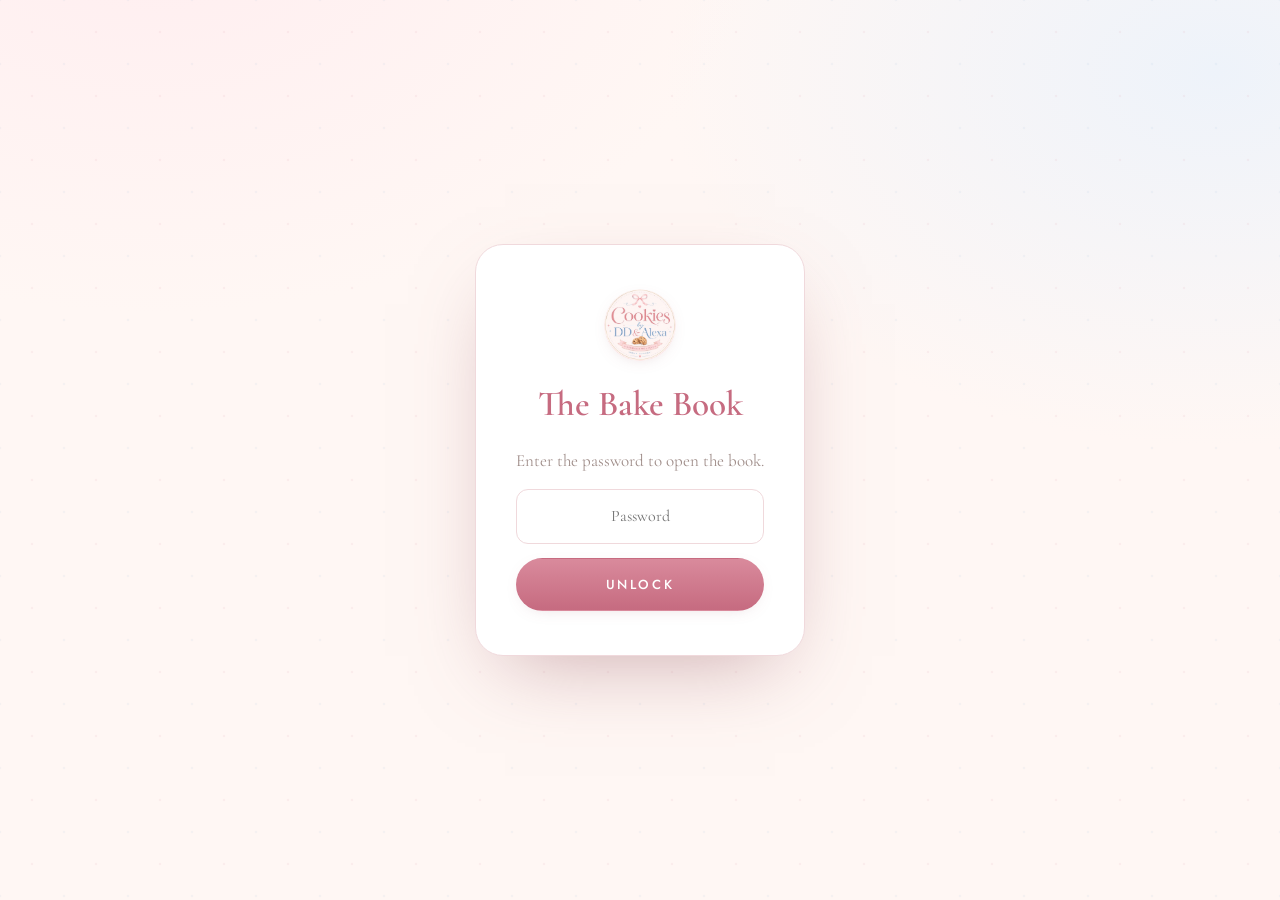
<file: cookies-site/orders.html>
<!DOCTYPE html>
<html lang="en">
<head>
<meta charset="UTF-8" />
<meta name="viewport" content="width=device-width, initial-scale=1.0" />
<meta name="robots" content="noindex, nofollow" />
<title>Orders — Cookies by DD &amp; Alexa</title>
<!-- The Bake Book tracker (admin.html) is now the primary orders page.
     Forward here unless ?legacy is set (the "Previous tracker" link uses it). -->
<script>
  if (!/[?&]legacy\b/.test(location.search)) {
    location.replace("admin.html");
  }
</script>
<link rel="icon" href="assets/logo.png" />
<link rel="stylesheet" href="styles.css" />
<link rel="stylesheet" href="orders.css" />
</head>
<body class="orders-page">

<!-- ===== PASSWORD GATE ===== -->
<div class="gate" id="gate">
  <form class="gate-card" id="gateForm">
    <img src="assets/logo.png" alt="" />
    <h1>Orders</h1>
    <p>Enter the password to view orders.</p>
    <input type="password" id="gatePass" placeholder="Password" autocomplete="current-password" />
    <button type="submit" class="btn btn-primary">Unlock</button>
    <p class="gate-err" id="gateErr" hidden>Wrong password — try again.</p>
  </form>
</div>

<!-- ===== DASHBOARD ===== -->
<div class="dash" id="dash" hidden>
  <header class="dash-head">
    <a class="dash-brand" href="index.html"><img src="assets/logo.png" alt="" /><b>Orders</b></a>
    <div class="dash-actions">
      <a class="btn btn-ghost" href="admin.html">✨ Bake Book</a>
      <button class="btn btn-ghost" id="refreshBtn" type="button">↻ Refresh</button>
      <button class="btn btn-ghost" id="logoutBtn" type="button">Lock</button>
    </div>
  </header>

  <!-- summary -->
  <section class="summary" id="summary">
    <div class="sum-card"><span class="sum-n" id="sumNew">0</span><small>New / unconfirmed</small></div>
    <div class="sum-card"><span class="sum-n" id="sumWeek">0</span><small>Orders this week</small></div>
    <div class="sum-card"><span class="sum-n" id="sumCookies">0</span><small>Cookies to bake</small></div>
    <div class="sum-card"><span class="sum-n" id="sumRevenue">$0</span><small>Est. revenue (open)</small></div>
  </section>

  <!-- controls -->
  <section class="controls">
    <input type="search" id="search" placeholder="Search name, cookie, contact…" />
    <div class="chips" id="statusChips">
      <button class="chip active" data-status="all" type="button">All</button>
      <button class="chip" data-status="New" type="button">New</button>
      <button class="chip" data-status="Confirmed" type="button">Confirmed</button>
      <button class="chip" data-status="Baking" type="button">Baking</button>
      <button class="chip" data-status="Ready" type="button">Ready</button>
      <button class="chip" data-status="Done" type="button">Done</button>
    </div>
    <select id="methodFilter">
      <option value="all">All methods</option>
      <option>Delivery</option>
      <option>Pickup</option>
      <option>Catering</option>
    </select>
    <select id="sortBy">
      <option value="newest">Newest first</option>
      <option value="needed">By date needed</option>
    </select>
  </section>

  <!-- order list -->
  <section class="order-list" id="orderList"></section>
  <p class="dash-empty" id="dashEmpty" hidden>No orders match.</p>
  <p class="dash-status" id="dashMsg"></p>
</div>

<script src="orders.js"></script>
</body>
</html>
</file>
<file: cookies-site/styles.css>
/* ============================================================
   Cookies by DD & Alexa — coquette bakery design system
   ============================================================ */
@import url('https://fonts.googleapis.com/css2?family=Cormorant+Garamond:ital,wght@0,400;0,500;0,600;0,700;1,400;1,500&family=Jost:wght@300;400;500;600&family=Parisienne&display=swap');

:root{
  /* palette pulled from the brand kit */
  --cream:        #fff7f4;
  --cream-2:      #fdeee9;
  --blush:        #f9dfe2;
  --blush-soft:   #fceef0;
  --rose:         #d98a9c;
  --rose-deep:    #c66b80;
  --rose-ink:     #b65a72;
  --blue:         #82a8cf;
  --blue-deep:    #5f86b1;
  --gold:         #c8a96c;
  --gold-soft:    #e7d4a8;
  --cookie:       #c08a5a;
  --heart:        #e07083;
  --ink:          #6e5b58;
  --ink-soft:     #a08e8a;
  --line:         #f0d9dc;

  --font-display: 'Cormorant Garamond', Georgia, serif;
  --font-script:  'Parisienne', cursive;
  --font-label:   'Jost', system-ui, sans-serif;

  --shadow-sm: 0 4px 18px -10px rgba(150,90,100,.35);
  --shadow-md: 0 18px 50px -24px rgba(150,90,100,.45);
  --shadow-lg: 0 30px 80px -30px rgba(150,90,100,.5);
  --radius: 26px;
  --maxw: 1180px;
}

*{ box-sizing:border-box; }
html{ scroll-behavior:smooth; scroll-padding-top:90px; }
body{
  margin:0;
  font-family:var(--font-display);
  color:var(--ink);
  background:var(--cream);
  font-size:19px;
  line-height:1.65;
  -webkit-font-smoothing:antialiased;
  overflow-x:hidden;
}
img{ max-width:100%; display:block; }
a{ color:inherit; text-decoration:none; }

/* page texture: faint dotted stars + warm wash */
body::before{
  content:""; position:fixed; inset:0; z-index:-2;
  background:
    radial-gradient(1100px 700px at 12% -8%, #ffeef0 0%, transparent 55%),
    radial-gradient(1000px 680px at 95% 8%, #eef3fa 0%, transparent 55%),
    var(--cream);
}
body::after{
  content:""; position:fixed; inset:0; z-index:-1; opacity:.5;
  background-image:
    radial-gradient(circle, rgba(216,138,156,.18) 1.4px, transparent 1.6px),
    radial-gradient(circle, rgba(130,168,207,.16) 1.4px, transparent 1.6px);
  background-size:64px 64px, 64px 64px;
  background-position:0 0, 32px 32px;
}

/* ---------- shared layout ---------- */
.wrap{ max-width:var(--maxw); margin:0 auto; padding:0 28px; }
section{ position:relative; }
.section-pad{ padding:96px 0; }

.eyebrow{
  font-family:var(--font-script);
  color:var(--rose);
  font-size:1.8rem;
  line-height:1;
  margin:0 0 6px;
}
.h-deco{ display:flex; align-items:center; justify-content:center; gap:14px; color:var(--rose); }
.h-deco::before, .h-deco::after{
  content:""; height:1px; width:46px;
  background:linear-gradient(90deg,transparent,var(--gold));
}
.h-deco::after{ background:linear-gradient(90deg,var(--gold),transparent); }
.display{
  font-family:var(--font-display);
  font-weight:600;
  letter-spacing:.5px;
  line-height:1.04;
  color:var(--rose-deep);
  margin:0;
}
.section-title{ text-align:center; margin-bottom:54px; }
.section-title .display{ font-size:clamp(2.6rem,5.2vw,4rem); }
.section-title p{
  max-width:560px; margin:14px auto 0; color:var(--ink-soft);
  font-size:1.15rem;
}
.label{
  font-family:var(--font-label);
  text-transform:uppercase;
  letter-spacing:.28em;
  font-weight:500;
}

/* hearts + sparkle bits */
.hrt{ color:var(--heart); }
.spk{ display:inline-block; width:8px; height:8px; background:var(--blue); transform:rotate(45deg); border-radius:2px; opacity:.8; }

/* ---------- buttons ---------- */
.btn{
  font-family:var(--font-label);
  text-transform:uppercase; letter-spacing:.2em; font-weight:500;
  font-size:.82rem;
  display:inline-flex; align-items:center; gap:.6em;
  padding:16px 30px; border-radius:999px; cursor:pointer;
  border:1.5px solid transparent; transition:.28s cubic-bezier(.2,.7,.3,1);
  white-space:nowrap;
}
.btn-primary{
  background:linear-gradient(180deg,var(--rose) 0%, var(--rose-deep) 100%);
  color:#fff; box-shadow:var(--shadow-sm);
}
.btn-primary:hover{ transform:translateY(-3px); box-shadow:var(--shadow-md); filter:saturate(1.05); }
.btn-ghost{
  background:#fff; color:var(--rose-deep); border-color:var(--blush);
  box-shadow:var(--shadow-sm);
}
.btn-ghost:hover{ transform:translateY(-3px); border-color:var(--rose); box-shadow:var(--shadow-md); }
.btn-blue{ background:linear-gradient(180deg,var(--blue),var(--blue-deep)); color:#fff; box-shadow:var(--shadow-sm); }
.btn-blue:hover{ transform:translateY(-3px); box-shadow:var(--shadow-md); }

/* ---------- ribbon banner ---------- */
.ribbon{
  display:inline-block; position:relative;
  background:linear-gradient(180deg,#fbe3e6,#f6cfd5);
  color:var(--rose-ink);
  font-family:var(--font-label); text-transform:uppercase;
  letter-spacing:.26em; font-weight:500; font-size:.8rem;
  padding:12px 34px; box-shadow:var(--shadow-sm);
}
.ribbon::before, .ribbon::after{
  content:""; position:absolute; top:0; width:20px; height:100%;
  background:linear-gradient(180deg,#f3c4cb,#eab6bf);
}
.ribbon::before{ left:-18px; clip-path:polygon(0 50%,100% 0,100% 100%); }
.ribbon::after{ right:-18px; clip-path:polygon(100% 50%,0 0,0 100%); }

/* ============================================================
   NAV
   ============================================================ */
.nav{
  position:fixed; top:0; left:0; right:0; z-index:50;
  display:flex; align-items:center; justify-content:space-between;
  gap:20px; padding:14px 28px;
  background:rgba(255,247,244,.72); backdrop-filter:blur(14px);
  border-bottom:1px solid transparent; transition:.3s;
}
.nav.scrolled{ border-bottom-color:var(--line); box-shadow:0 10px 30px -22px rgba(150,90,100,.5); padding:10px 28px; }
.nav-brand{ display:flex; align-items:center; gap:12px; }
.nav-brand img{ width:46px; height:46px; border-radius:50%; box-shadow:var(--shadow-sm); transition:.3s; }
.nav.scrolled .nav-brand img{ width:40px; height:40px; }
.nav-brand b{ font-family:var(--font-display); font-weight:600; font-size:1.15rem; color:var(--rose-deep); letter-spacing:.3px; }
.nav-brand b span{ color:var(--blue-deep); }
.nav-right{ display:flex; align-items:center; gap:22px; }
.nav-links{ display:flex; align-items:center; gap:30px; }
.nav-menu-cta{ display:none; }
.nav-links a{
  font-family:var(--font-label); text-transform:uppercase; letter-spacing:.18em;
  font-size:.74rem; font-weight:500; color:var(--ink); position:relative; padding:4px 0;
}
.nav-links a::after{ content:""; position:absolute; left:0; bottom:-2px; height:1.5px; width:0; background:var(--rose); transition:.28s; }
.nav-links a:hover{ color:var(--rose-deep); }
.nav-links a:hover::after{ width:100%; }
.nav .btn{ padding:12px 24px; }
.nav-burger{ display:none; background:none; border:0; cursor:pointer; flex-direction:column; gap:5px; padding:8px; }
.nav-burger.open span:nth-child(1){ transform:translateY(7px) rotate(45deg); }
.nav-burger.open span:nth-child(2){ opacity:0; }
.nav-burger.open span:nth-child(3){ transform:translateY(-7px) rotate(-45deg); }
.nav-burger span{ width:24px; height:2px; background:var(--rose-deep); border-radius:2px; transition:.3s; }

/* ============================================================
   HERO
   ============================================================ */
.hero{ padding:140px 0 70px; text-align:center; position:relative; }
.hero-logo{
  width:172px; height:172px; border-radius:50%; margin:0 auto 26px;
  box-shadow:var(--shadow-lg); animation:floaty 6s ease-in-out infinite;
}
@keyframes floaty{ 0%,100%{ transform:translateY(0) } 50%{ transform:translateY(-12px) } }
.hero .ribbon{ margin-bottom:28px; }
.hero h1{
  font-family:var(--font-display); font-weight:600;
  font-size:clamp(3.2rem,8vw,6.6rem); line-height:.98; margin:0;
  color:var(--rose-deep); letter-spacing:.5px;
}
.hero h1 .scriptword{ font-family:var(--font-script); font-weight:400; color:var(--blue-deep); font-size:.86em; display:inline-block; padding:0 .08em; }
.hero h1 em{ font-style:italic; color:var(--rose); }
.hero-sub{
  max-width:560px; margin:24px auto 36px; font-size:1.3rem; color:var(--ink);
}
.hero-cta{ display:flex; gap:16px; justify-content:center; flex-wrap:wrap; }
.hero-meta{ margin-top:34px; display:flex; gap:30px; justify-content:center; flex-wrap:wrap; color:var(--ink-soft); }
.hero-meta span{ font-family:var(--font-label); text-transform:uppercase; letter-spacing:.2em; font-size:.72rem; display:flex; align-items:center; gap:8px; }

/* floating sparkles */
.sparkles{ position:absolute; inset:0; pointer-events:none; overflow:hidden; }
.sparkles i{
  position:absolute; width:10px; height:10px; border-radius:2px; transform:rotate(45deg);
  opacity:.0; animation:twinkle 5s ease-in-out infinite;
}
@keyframes twinkle{ 0%,100%{ opacity:0; transform:rotate(45deg) scale(.6) } 50%{ opacity:.85; transform:rotate(45deg) scale(1) } }

/* ============================================================
   ABOUT
   ============================================================ */
.about{ background:linear-gradient(180deg,transparent, var(--blush-soft) 30%, var(--blush-soft) 70%, transparent); }
.about-grid{ display:grid; grid-template-columns:1fr 1fr; gap:62px; align-items:center; }
.about-photo{ position:relative; }
.about-photo .ph{ aspect-ratio:4/5; border-radius:var(--radius); }
.about-photo .badge{
  position:absolute; bottom:-26px; right:-18px; width:150px; height:150px; border-radius:50%;
  background:#fff; box-shadow:var(--shadow-md); display:grid; place-content:center; text-align:center;
  border:1px solid var(--line); padding:10px;
}
.about-photo .badge .display{ font-size:2.2rem; line-height:.9; }
.about-photo .badge small{ font-family:var(--font-label); text-transform:uppercase; letter-spacing:.2em; font-size:.6rem; color:var(--ink-soft); }
.about-text .eyebrow{ font-size:2rem; }
.about-text h2{ font-family:var(--font-display); font-weight:600; font-size:clamp(2.4rem,4.5vw,3.6rem); color:var(--rose-deep); margin:.1em 0 .3em; line-height:1.04; }
.about-text p{ color:var(--ink); margin:0 0 18px; }
.about-text p .lead{ color:var(--rose-ink); font-style:italic; }
.about-points{ display:flex; gap:12px; flex-wrap:wrap; margin-top:24px; }
.about-points .chip{
  font-family:var(--font-label); text-transform:uppercase; letter-spacing:.16em; font-size:.72rem;
  padding:10px 18px; border-radius:999px; background:#fff; border:1px solid var(--line); color:var(--rose-ink);
  display:flex; align-items:center; gap:8px;
}

/* ============================================================
   FLAVORS
   ============================================================ */
.filters{ display:flex; gap:10px; justify-content:center; flex-wrap:wrap; margin-bottom:40px; }
.filters button{
  font-family:var(--font-label); text-transform:uppercase; letter-spacing:.16em; font-size:.74rem; font-weight:500;
  padding:11px 22px; border-radius:999px; cursor:pointer; transition:.25s;
  background:#fff; border:1.5px solid var(--line); color:var(--ink);
}
.filters button:hover{ border-color:var(--rose); color:var(--rose-deep); }
.filters button.active{ background:var(--rose); border-color:var(--rose); color:#fff; box-shadow:var(--shadow-sm); }

.flavor-grid{ display:grid; grid-template-columns:repeat(3,1fr); gap:26px; }
.flavor{
  background:#fff; border:1px solid var(--line); border-radius:var(--radius); overflow:hidden;
  box-shadow:var(--shadow-sm); transition:.3s cubic-bezier(.2,.7,.3,1); position:relative;
  display:flex; flex-direction:column;
}
.flavor:hover{ transform:translateY(-8px); box-shadow:var(--shadow-md); border-color:var(--blush); }
.flavor .ph{ aspect-ratio:1/1; border-radius:0; }
.flavor-body{ padding:22px 24px 26px; display:flex; flex-direction:column; gap:8px; flex:1; }
.flavor-body h3{ font-family:var(--font-display); font-weight:600; font-size:1.7rem; color:var(--rose-deep); margin:0; line-height:1.05; }
.flavor-body p{ font-size:1rem; color:var(--ink-soft); margin:0; line-height:1.5; flex:1; }
.flavor-foot{ display:flex; align-items:center; justify-content:space-between; margin-top:10px; }
.flavor-foot .order-link{
  font-family:var(--font-label); text-transform:uppercase; letter-spacing:.18em; font-size:.7rem; font-weight:500;
  color:var(--rose-deep); display:inline-flex; align-items:center; gap:6px; transition:.25s;
}
.flavor-foot .order-link:hover{ gap:11px; color:var(--rose-ink); }
.tag{
  position:absolute; top:14px; left:14px; z-index:2;
  font-family:var(--font-label); text-transform:uppercase; letter-spacing:.16em; font-size:.6rem; font-weight:500;
  background:rgba(255,247,244,.92); color:var(--rose-ink); padding:6px 12px; border-radius:999px;
  border:1px solid var(--line); display:flex; align-items:center; gap:5px; backdrop-filter:blur(4px);
}
.fav-btn{
  position:absolute; top:12px; right:12px; z-index:2; width:38px; height:38px; border-radius:50%;
  background:rgba(255,247,244,.92); border:1px solid var(--line); cursor:pointer; color:var(--rose);
  display:grid; place-content:center; font-size:1.1rem; transition:.25s; backdrop-filter:blur(4px);
}
.fav-btn:hover{ transform:scale(1.12); }
.fav-btn.on{ color:#fff; background:var(--heart); border-color:var(--heart); }

.flavor-note{ text-align:center; margin-top:44px; }
.flavor-note .script{ font-family:var(--font-script); color:var(--rose); font-size:2.1rem; }

/* ============================================================
   HOW IT WORKS
   ============================================================ */
.how{ background:linear-gradient(180deg,transparent, var(--cream-2) 30%, var(--cream-2) 70%, transparent); }
.how-grid{ display:grid; grid-template-columns:repeat(3,1fr); gap:26px; }
.how-card{
  background:#fff; border:1px solid var(--line); border-radius:var(--radius); padding:40px 32px; text-align:center;
  box-shadow:var(--shadow-sm); transition:.3s; position:relative; overflow:hidden;
}
.how-card:hover{ transform:translateY(-6px); box-shadow:var(--shadow-md); }
.how-icon{
  width:84px; height:84px; border-radius:50%; margin:0 auto 22px; display:grid; place-content:center;
  background:radial-gradient(circle at 50% 35%, #fde7ea, #f8d3d9); color:var(--rose-deep); border:1px solid var(--blush);
}
.how-icon svg{ width:38px; height:38px; }
.how-card h3{ font-family:var(--font-display); font-weight:600; font-size:1.9rem; color:var(--rose-deep); margin:0 0 6px; }
.how-card .label{ font-size:.66rem; color:var(--blue-deep); margin-bottom:14px; letter-spacing:.24em; }
.how-card p{ color:var(--ink-soft); font-size:1.05rem; margin:0; }

/* ============================================================
   ORDER CTA
   ============================================================ */
.order{ text-align:center; }
.order-card{
  position:relative; overflow:hidden;
  background:linear-gradient(165deg,#fff 0%, #fdeef0 100%);
  border:1px solid var(--line); border-radius:40px; padding:74px 40px;
  box-shadow:var(--shadow-md);
}
.order-card .gold-ring{
  position:absolute; inset:18px; border:1.5px dashed var(--gold-soft); border-radius:30px; pointer-events:none; opacity:.7;
}
.order-card .eyebrow{ font-size:2.2rem; }
.order-card h2{ font-family:var(--font-display); font-weight:600; font-size:clamp(2.6rem,5.5vw,4.4rem); color:var(--rose-deep); margin:0 0 8px; line-height:1; }
.order-card p{ max-width:540px; margin:0 auto 30px; color:var(--ink); font-size:1.2rem; }
.order-steps{ display:flex; gap:34px; justify-content:center; flex-wrap:wrap; margin:34px auto 6px; max-width:680px; }
.order-step{ display:flex; flex-direction:column; align-items:center; gap:8px; width:160px; }
.order-step .num{
  width:46px; height:46px; border-radius:50%; display:grid; place-content:center;
  background:#fff; border:1.5px solid var(--blush); color:var(--rose-deep); font-family:var(--font-display); font-weight:600; font-size:1.4rem;
}
.order-step b{ font-family:var(--font-label); text-transform:uppercase; letter-spacing:.16em; font-size:.72rem; color:var(--rose-ink); }
.order-step span{ font-size:.98rem; color:var(--ink-soft); }

/* ============================================================
   INSTAGRAM
   ============================================================ */
.ig-grid{ display:grid; grid-template-columns:repeat(4,1fr); gap:16px; margin-bottom:38px; }
.ig-grid .ph{ aspect-ratio:1/1; border-radius:20px; transition:.3s; cursor:pointer; }
.ig-grid .ph:hover{ transform:scale(1.03) rotate(-1deg); box-shadow:var(--shadow-md); }
.ig-foot{ text-align:center; }

/* ============================================================
   FOOTER
   ============================================================ */
.footer{ margin-top:30px; padding:70px 0 40px; text-align:center; background:linear-gradient(180deg,transparent,var(--blush-soft)); }
.footer img.flogo{ width:120px; height:120px; border-radius:50%; margin:0 auto 18px; box-shadow:var(--shadow-md); }
.footer h3{ font-family:var(--font-display); font-weight:600; font-size:2rem; color:var(--rose-deep); margin:0 0 4px; }
.footer .thanks{ font-family:var(--font-script); color:var(--rose); font-size:1.9rem; margin:6px 0 22px; }
.footer-links{ display:flex; gap:24px; justify-content:center; align-items:center; flex-wrap:wrap; margin-bottom:26px; }
.footer-links a{ font-family:var(--font-label); text-transform:uppercase; letter-spacing:.18em; font-size:.74rem; color:var(--ink); display:flex; align-items:center; gap:8px; transition:.25s; }
.footer-links a:hover{ color:var(--rose-deep); }
.footer .fine{ font-family:var(--font-label); font-size:.7rem; letter-spacing:.12em; color:var(--ink-soft); text-transform:uppercase; }

/* ---------- image placeholders ---------- */
.ph{
  position:relative; overflow:hidden;
  background:
    repeating-linear-gradient(45deg, rgba(216,138,156,.10) 0 12px, rgba(216,138,156,.04) 12px 24px),
    linear-gradient(135deg,#fceef0,#f7dee2);
  display:grid; place-content:center; text-align:center;
}
.ph span{
  font-family:'Jost',monospace; font-size:.62rem; letter-spacing:.18em; text-transform:uppercase;
  color:var(--rose-ink); background:rgba(255,247,244,.78); padding:7px 13px; border-radius:999px; border:1px solid var(--line);
}
.ph img{ width:100%; height:100%; object-fit:cover; display:block; }
.ph .ph-heart{ position:absolute; font-size:2.4rem; color:rgba(224,112,131,.32); top:16px; right:18px; }


/* ============================================================
   FULL-SCREEN ORDER FLOW
   ============================================================ */
.order-flow{
  position:fixed; inset:0; z-index:200; background:var(--cream);
  display:flex; flex-direction:column; opacity:0; pointer-events:none;
  transform:scale(1.01); transition:.32s cubic-bezier(.2,.8,.3,1);
}
.order-flow.open{ opacity:1; pointer-events:auto; transform:none; }
.flow-form{ display:flex; flex-direction:column; height:100%; }

/* ---- header + progress ---- */
.flow-head{
  display:grid; grid-template-columns:1fr auto 1fr; align-items:center; gap:16px;
  padding:16px 28px; border-bottom:1px solid var(--line); background:rgba(255,247,244,.9);
  backdrop-filter:blur(6px); flex:none;
}
.flow-brand{ display:flex; align-items:center; gap:10px; text-decoration:none; }
.flow-brand img{ width:40px; height:40px; border-radius:50%; box-shadow:var(--shadow-sm); }
.flow-brand b{ font-family:var(--font-display); font-weight:600; font-size:1.05rem; color:var(--rose-deep); }
.flow-brand b span{ color:var(--blue-deep); }
.flow-x{ justify-self:end; background:none; border:0; font-size:2rem; line-height:1; color:var(--ink-soft); cursor:pointer; transition:.2s; }
.flow-x:hover{ color:var(--rose-deep); transform:rotate(90deg); }

.flow-progress{ display:flex; align-items:center; gap:6px; }
.flow-progress .dot{ display:flex; flex-direction:column; align-items:center; gap:4px; position:relative; padding:0 14px; }
.flow-progress .dot::after{ content:""; position:absolute; right:-8px; top:13px; width:16px; height:2px; background:var(--line); }
.flow-progress .dot:last-child::after{ display:none; }
.flow-progress .dot i{
  width:28px; height:28px; border-radius:50%; display:grid; place-content:center; font-style:normal;
  font-weight:600; font-size:.85rem; background:#fff; border:1.5px solid var(--line); color:var(--ink-soft); transition:.25s;
}
.flow-progress .dot small{ font-family:var(--font-label); text-transform:uppercase; letter-spacing:.08em; font-size:.58rem; color:var(--ink-soft); transition:.25s; }
.flow-progress .dot.now i{ background:var(--rose); border-color:var(--rose); color:#fff; box-shadow:0 0 0 4px rgba(217,138,156,.18); }
.flow-progress .dot.now small{ color:var(--rose-deep); }
.flow-progress .dot.done i{ background:var(--blue); border-color:var(--blue); color:#fff; }
.flow-progress .dot.done::after{ background:var(--blue); }

/* ---- body / steps ---- */
.flow-body{ flex:1; overflow-y:auto; padding:38px 28px 28px; }
.flow-inner{ max-width:560px; margin:0 auto; }
.flow-inner.wide{ max-width:980px; }
.flow-inner.center{ text-align:center; }
.flow-step{ animation:flowIn .4s cubic-bezier(.2,.8,.3,1); }
@keyframes flowIn{ from{ opacity:0; transform:translateY(16px); } to{ opacity:1; transform:none; } }
.flow-inner h2{ font-family:var(--font-display); font-weight:600; font-size:clamp(2rem,4vw,3rem); color:var(--rose-deep); margin:.1em 0 .2em; line-height:1.05; }
.flow-sub{ color:var(--ink-soft); font-size:1.05rem; margin:0 0 28px; }
.flow-note{ font-size:.84rem; color:var(--ink-soft); margin-top:22px; text-align:center; }
.flow-note b{ color:var(--rose-ink); }

/* ---- step 1: method cards ---- */
.method-cards{ display:grid; grid-template-columns:repeat(3,1fr); gap:16px; }
.method-card{
  text-align:left; background:#fff; border:1.5px solid var(--line); border-radius:20px; padding:24px 22px;
  cursor:pointer; transition:.22s; display:flex; flex-direction:column; gap:6px; font:inherit;
}
.method-card:hover{ border-color:var(--rose); transform:translateY(-4px); box-shadow:var(--shadow-md); }
.method-card.chosen{ border-color:var(--rose); box-shadow:0 0 0 3px rgba(217,138,156,.2); }
.mc-icon{ width:52px; height:52px; border-radius:50%; display:grid; place-content:center; background:#fceef0; color:var(--rose-deep); margin-bottom:8px; }
.mc-icon svg{ width:26px; height:26px; }
.method-card b{ font-family:var(--font-display); font-size:1.5rem; font-weight:600; color:var(--rose-deep); }
.method-card small{ color:var(--ink); font-size:.95rem; }
.method-card em{ font-style:normal; font-family:var(--font-label); text-transform:uppercase; letter-spacing:.06em; font-size:.62rem; color:var(--blue-deep); margin-top:6px; }

/* ---- step 2: photo gallery ---- */
.gallery{ display:grid; grid-template-columns:repeat(auto-fill,minmax(190px,1fr)); gap:18px; }
.gcard{
  background:#fff; border:1.5px solid var(--line); border-radius:18px; overflow:hidden;
  display:flex; flex-direction:column; transition:.2s;
}
.gcard.active{ border-color:var(--rose); box-shadow:0 0 0 3px rgba(217,138,156,.18); }
.gcard-photo{ position:relative; aspect-ratio:1/1; background:var(--cream-2); }
.gcard-photo img{ width:100%; height:100%; object-fit:cover; display:block; }
.gcard-badge{
  position:absolute; top:10px; right:10px; min-width:28px; height:28px; padding:0 8px; border-radius:14px;
  background:var(--rose-deep); color:#fff; font-weight:700; font-size:.85rem; display:grid; place-content:center; box-shadow:var(--shadow-sm);
}
.gcard-body{ display:flex; align-items:baseline; justify-content:space-between; gap:8px; padding:12px 14px 4px; }
.gcard-body h4{ font-family:var(--font-display); font-weight:600; font-size:1.15rem; color:var(--rose-deep); margin:0; line-height:1.1; }
.gcard-price{ font-weight:700; color:var(--ink); flex:none; }
.gcard-step{ display:flex; align-items:center; justify-content:center; gap:10px; padding:8px 14px 14px; }
.step-btn{
  width:34px; height:34px; border-radius:50%; border:1.5px solid var(--line); background:#fff;
  font-size:1.3rem; line-height:1; color:var(--rose-deep); cursor:pointer; transition:.18s; display:grid; place-content:center;
}
.step-btn:hover{ border-color:var(--rose); background:var(--rose); color:#fff; }
.step-btn:active{ transform:scale(.9); }
.step-count{ min-width:28px; text-align:center; font-weight:700; font-size:1.05rem; color:var(--ink); }

/* ---- step 3: detail fields ---- */
.detail-grid{ display:grid; grid-template-columns:1fr 1fr; gap:18px; }
.detail-grid .span-2{ grid-column:1 / -1; }
.field{ display:grid; gap:6px; }
.field > span{ font-family:var(--font-label); text-transform:uppercase; letter-spacing:.1em; font-size:.7rem; color:var(--rose-ink); font-weight:600; }
.field > span small{ text-transform:none; letter-spacing:0; font-weight:400; color:var(--ink-soft); }
.field input, .field select, .field textarea{
  width:100%; padding:13px 15px; border:1.5px solid var(--line); border-radius:12px;
  background:#fff; color:var(--ink); font:inherit; font-size:.98rem; transition:.2s;
}
.field input:focus, .field select:focus, .field textarea:focus{
  outline:none; border-color:var(--rose); box-shadow:0 0 0 3px rgba(217,138,156,.18);
}
.field textarea{ resize:vertical; }
.fee-line{ display:block; margin-top:4px; font-size:.84rem; font-weight:600; color:var(--blue-deep); }
.fee-line.warn{ color:var(--rose-ink); }
.fee-line[hidden]{ display:none; }

/* ---- structured address + lookup ---- */
.addr-grid{ display:grid; grid-template-columns:1.1fr 1.9fr .7fr .9fr; gap:10px; }
.addr-grid .addr-street{ grid-column:1 / -1; position:relative; }
.addr-street input{ width:100%; }
.addr-sugs{
  position:absolute; top:calc(100% + 6px); left:0; right:0; z-index:40;
  background:#fff; border:1.5px solid var(--line); border-radius:16px;
  box-shadow:var(--shadow-md); list-style:none; margin:0; padding:6px;
  max-height:250px; overflow:auto;
}
.addr-sugs[hidden]{ display:none; }
.addr-sugs li{ padding:11px 13px; border-radius:11px; cursor:pointer; font-size:.92rem; color:var(--ink); }
.addr-sugs li:hover{ background:var(--blush-soft); color:var(--rose-deep); }

/* ---- step 3: when (calendar) ---- */
.cal{
  background:#fff; border:1.5px solid var(--line); border-radius:22px; padding:24px 26px;
  box-shadow:var(--shadow-sm);
}
.cal-head{ display:flex; align-items:center; justify-content:space-between; margin-bottom:12px; }
.cal-head b{ font-family:var(--font-display); font-weight:600; font-size:1.4rem; color:var(--rose-deep); }
.cal-nav{
  width:42px; height:42px; border-radius:50%; border:1.5px solid var(--line); background:#fff;
  color:var(--rose-deep); font-size:1.4rem; line-height:1; cursor:pointer; transition:.2s;
  display:grid; place-content:center;
}
.cal-nav:hover:not(:disabled){ border-color:var(--rose); background:var(--rose); color:#fff; }
.cal-nav:disabled{ opacity:.3; cursor:default; }
.cal-dow{
  display:grid; grid-template-columns:repeat(7,1fr); text-align:center;
  font-family:var(--font-label); text-transform:uppercase; letter-spacing:.08em;
  font-size:.62rem; color:var(--ink-soft); margin-bottom:6px;
}
.cal-grid{ display:grid; grid-template-columns:repeat(7,1fr); gap:6px; }
.cal-d{
  aspect-ratio:1; border:0; border-radius:50%; background:none; font:inherit; font-size:1.02rem;
  color:var(--ink); cursor:pointer; transition:.15s; display:grid; place-content:center;
}
.cal-d:hover:not(:disabled){ background:var(--blush-soft); color:var(--rose-deep); }
.cal-d:disabled{ color:#dcc9c6; cursor:default; }
.cal-d.today{ box-shadow:inset 0 0 0 1.5px var(--blush); }
.cal-d.sel{
  background:var(--rose-deep); color:#fff; font-weight:700;
  box-shadow:0 0 0 3px rgba(217,138,156,.25);
}
.cal-picked{
  margin:14px 0 0; font-family:var(--font-display); font-style:italic;
  font-size:1.2rem; color:var(--rose-deep);
}
.cal-notes{ margin-top:24px; }

/* ---- step 4: contact-method picker ---- */
.cp-row{ display:flex; gap:8px; }
.cp-btn{
  flex:1; display:flex; align-items:center; justify-content:center; gap:8px;
  padding:14px 8px; border:1.5px solid var(--line); border-radius:12px; background:#fff;
  font-family:var(--font-label); text-transform:uppercase; letter-spacing:.08em;
  font-size:.7rem; font-weight:600; color:var(--ink-soft); cursor:pointer; transition:.2s;
}
.cp-btn svg{ width:17px; height:17px; flex:none; }
.cp-btn:hover{ border-color:var(--rose); color:var(--rose-deep); }
.cp-btn.on{
  border-color:var(--rose); background:var(--blush-soft); color:var(--rose-deep);
  box-shadow:0 0 0 3px rgba(217,138,156,.15);
}
.cp-input{ margin-top:8px; }

/* ---- step 4: payment chips ---- */
.pay-chips{ display:flex; flex-wrap:wrap; gap:8px; }
.pay-chip{
  padding:12px 18px; border:1.5px solid var(--line); border-radius:999px; background:#fff;
  font:inherit; font-size:.88rem; color:var(--ink); cursor:pointer; transition:.2s;
}
.pay-chip:hover{ border-color:var(--rose); color:var(--rose-deep); }
.pay-chip.on{ background:var(--rose); border-color:var(--rose); color:#fff; font-weight:600; }

/* ---- step 5: review ---- */
.review-card{ background:#fff; border:1.5px solid var(--line); border-radius:20px; padding:26px; margin-bottom:22px; }
.rv-mode{ font-family:var(--font-label); text-transform:uppercase; letter-spacing:.14em; font-size:.72rem; color:var(--blue-deep); margin-bottom:14px; }
.rv-cookies{ list-style:none; margin:0 0 14px; padding:0 0 14px; border-bottom:1px dashed var(--line); display:grid; gap:8px; }
.rv-cookies li{ display:flex; justify-content:space-between; gap:12px; color:var(--ink); }
.rv-cookies li b{ color:var(--rose-deep); flex:none; }
.rv-tot{ display:flex; justify-content:space-between; align-items:baseline; padding-bottom:16px; margin-bottom:16px; border-bottom:1px solid var(--line); }
.rv-tot span{ font-weight:600; color:var(--ink); }
.rv-tot b{ font-size:1.5rem; color:var(--rose-deep); }
.rv-tot b small{ font-size:.72rem; font-weight:400; color:var(--ink-soft); margin-left:4px; }
.rv-tot.rv-sub{ padding-bottom:0; margin-bottom:10px; border-bottom:0; }
.rv-tot.rv-sub span{ font-weight:400; color:var(--ink-soft); font-size:.92rem; }
.rv-tot.rv-sub b{ font-size:1.05rem; color:var(--ink); }
.rv-cookies li small{ color:var(--ink-soft); font-size:.78rem; }
.rv-details{ display:grid; gap:10px; }
.rv-row{ display:flex; justify-content:space-between; gap:16px; font-size:.95rem; }
.rv-row span{ color:var(--ink-soft); flex:none; }
.rv-row b{ color:var(--ink); text-align:right; font-weight:600; }

.accept{ display:flex; gap:10px; align-items:flex-start; font-size:.88rem; line-height:1.5; color:var(--ink); cursor:pointer; }
.accept[hidden]{ display:none; }
.accept + .accept{ margin-top:12px; }
.accept input{ width:20px; height:20px; flex:none; margin-top:1px; accent-color:var(--rose-deep); cursor:pointer; }
.accept b{ color:var(--rose-ink); }
.accept a{ color:var(--blue-deep); text-decoration:underline; }

.done-logo{ width:96px; height:96px; border-radius:50%; box-shadow:var(--shadow-sm); margin:0 auto 18px; }
.done-actions{ display:flex; gap:12px; justify-content:center; flex-wrap:wrap; }

/* ---- printable receipt (only visible when printing) ---- */
#printReceipt{ display:none; }
@media print{
  body > *:not(#printReceipt){ display:none !important; }
  body{ background:#fff !important; }
  body::before, body::after{ display:none !important; }
  #printReceipt{
    display:block; width:100%;
    padding:28px; color:#222; font-family:Georgia, serif;
  }
  #printReceipt h2{ margin:0 0 2px; font-size:1.5rem; }
  #printReceipt .pr-sub{ margin:0 0 18px; font-size:.85rem; color:#666; }
  #printReceipt .pr-table{ width:100%; border-collapse:collapse; margin-bottom:14px; }
  #printReceipt .pr-table th{ text-align:left; font-size:.75rem; text-transform:uppercase; letter-spacing:.06em; color:#666; border-bottom:1px solid #ccc; padding:6px 4px; }
  #printReceipt .pr-table th:nth-child(n+2), #printReceipt .pr-table td:nth-child(n+2){ text-align:right; }
  #printReceipt .pr-table td{ padding:7px 4px; border-bottom:1px dashed #ddd; font-size:.95rem; }
  #printReceipt .pr-row{ display:flex; justify-content:space-between; padding:3px 4px; font-size:.95rem; }
  #printReceipt .pr-grand{ border-top:1.5px solid #222; margin-top:6px; padding-top:8px; font-size:1.1rem; }
  #printReceipt .pr-meta{ margin-top:20px; padding-top:12px; border-top:1px solid #ccc; }
  #printReceipt .pr-meta p{ margin:3px 0; font-size:.92rem; }
  #printReceipt .pr-fine{ margin-top:18px; font-size:.8rem; color:#666; font-style:italic; }
}

/* ---- sticky footer (cart + nav) ---- */
.flow-foot{
  display:flex; align-items:center; justify-content:space-between; gap:16px; flex:none;
  padding:16px 28px; border-top:1px solid var(--line); background:rgba(255,247,244,.95); backdrop-filter:blur(6px);
}
.foot-cart{ display:none; align-items:center; gap:12px; flex-wrap:wrap; }
.flow-foot.show-cart .foot-cart{ display:flex; }
.fc-count{ font-weight:600; color:var(--ink); }
.fc-total{ font-size:1.3rem; font-weight:700; color:var(--rose-deep); }
.fc-min{ font-size:.8rem; color:var(--rose-ink); background:#fceef0; border:1px solid var(--blush); padding:4px 10px; border-radius:999px; }
.foot-nav{ display:flex; gap:12px; margin-left:auto; }
.flow-back, .flow-next, .flow-submit{ padding:13px 26px; }
.flow-next.blocked, .flow-submit:disabled, .flow-next:disabled{ opacity:.45; cursor:not-allowed; }

/* honeypot */
.hp{ position:absolute !important; left:-9999px; opacity:0; width:0; height:0; }

/* the [hidden] attribute must win over .btn's display:inline-flex, or the
   submit/next buttons stay visible on the wrong steps */
.flow-foot [hidden]{ display:none !important; }

/* ---- responsive ---- */
@media(max-width:780px){
  .flow-head{ grid-template-columns:auto 1fr auto; padding:12px 16px; }
  .flow-brand b{ display:none; }
  .flow-progress .dot{ padding:0 8px; }
  .flow-progress .dot small{ display:none; }
  .flow-progress .dot::after{ right:-5px; width:10px; }
  .flow-body{ padding:26px 16px 20px; }
  .method-cards{ grid-template-columns:1fr; }
  .detail-grid{ grid-template-columns:1fr; }
  .gallery{ grid-template-columns:repeat(2,1fr); gap:12px; }
  .flow-foot{ flex-direction:column; align-items:stretch; gap:12px; padding:14px 16px; }
  .foot-nav{ margin-left:0; }
  .flow-back, .flow-next, .flow-submit{ flex:1; justify-content:center; }
  /* calendar fills the phone screen, bigger touch targets */
  .cal{ max-width:none; padding:16px 14px; }
  .cal-grid{ gap:6px; }
  .cal-d{ font-size:1.02rem; }
  .cal-nav{ width:44px; height:44px; }
  .cp-btn{ padding:15px 4px; letter-spacing:.05em; }
  .cp-btn svg{ width:18px; height:18px; }
  .pay-chip{ padding:13px 16px; flex:1 1 auto; text-align:center; }
  .addr-grid{ grid-template-columns:1fr 1fr; }
  .addr-grid #addrApt, .addr-grid #addrCity{ grid-column:auto; }
}
@media(max-width:380px){
  .gallery{ grid-template-columns:1fr; }
  .flow-progress .dot{ padding:0 5px; }
  .flow-progress .dot::after{ right:-4px; width:8px; }
  .cp-btn{ font-size:.62rem; gap:6px; }
}


/* ---------- reveal on scroll ---------- */
.reveal{ opacity:0; transform:translateY(26px); transition:.7s cubic-bezier(.2,.7,.3,1); }
.reveal.in{ opacity:1; transform:none; }

/* ---------- back to top ---------- */
.totop{
  position:fixed; right:24px; bottom:24px; z-index:40; width:50px; height:50px; border-radius:50%;
  background:#fff; border:1px solid var(--line); box-shadow:var(--shadow-md); cursor:pointer; color:var(--rose-deep);
  display:grid; place-content:center; opacity:0; transform:translateY(14px); pointer-events:none; transition:.3s;
}
.totop.show{ opacity:1; transform:none; pointer-events:auto; }
.totop:hover{ background:var(--rose); color:#fff; }

/* ============================================================
   RESPONSIVE
   ============================================================ */
@media (max-width:960px){
  .flavor-grid{ grid-template-columns:repeat(2,1fr); }
  .how-grid{ grid-template-columns:1fr; max-width:460px; margin:0 auto; }
  .about-grid{ grid-template-columns:1fr; gap:60px; }
  .about-photo{ max-width:420px; margin:0 auto; }
  .ig-grid{ grid-template-columns:repeat(2,1fr); }
}
@media (max-width:680px){
  body{ font-size:18px; }
  .section-pad{ padding:70px 0; }
  .nav-links{
    position:fixed; inset:62px 0 auto 0; flex-direction:column; gap:0; background:var(--cream);
    border-bottom:1px solid var(--line); padding:0; max-height:0; overflow:hidden; transition:.35s;
  }
  .nav-links.open{ max-height:380px; padding:12px 0 20px; box-shadow:var(--shadow-md); }
  .nav-links a{ padding:14px 28px; width:100%; }
  .nav-menu-cta{ display:inline-flex; margin:8px 28px 0; }
  .nav-burger{ display:flex; }
  .nav-cta{ display:none; }
  .flavor-grid{ grid-template-columns:1fr; max-width:380px; margin:0 auto; }
  .hero{ padding:120px 0 50px; }
  .order-card{ padding:54px 22px; }
  .order-steps{ gap:24px; }
}
</file>
<file: cookies-site/admin.css>
/* ============================================================
   Order Tracker — "The Bake Book" · Cookies by DD & Alexa
   One responsive page: rail + day-grouped receipt tickets on
   desktop, app-style stacked layout + FAB on mobile.
   Reuses brand tokens from styles.css (:root)
   ============================================================ */

body.v2{
  font-size: 17px;
  --st-new:       #82a8cf;
  --st-confirmed: #c8a96c;
  --st-baking:    #c08a5a;
  --st-ready:     #87a98c;
  --st-done:      #b9a8a4;
  --paper: #fffdfc;
}
body.v2.no-scroll{ overflow: hidden; }
[hidden]{ display: none !important; }

/* ---------- password gate ---------- */
.gate{ min-height: 100vh; display: grid; place-content: center; padding: 24px; }
.gate-card{
  background: #fff; border: 1px solid var(--line); border-radius: 28px; box-shadow: var(--shadow-lg);
  padding: 44px 40px; width: 100%; max-width: 380px; text-align: center; display: grid; gap: 14px;
}
.gate-card img{ width: 72px; height: 72px; border-radius: 50%; margin: 0 auto; box-shadow: var(--shadow-sm); }
.gate-card h1{ font-family: var(--font-display); font-weight: 600; font-size: 2.2rem; color: var(--rose-deep); margin: 0; }
.gate-card p{ color: var(--ink-soft); margin: 0; }
.gate-card input{
  padding: 13px 16px; border: 1.5px solid var(--line); border-radius: 12px; font: inherit; font-size: 1rem;
  text-align: center; transition: .2s;
}
.gate-card input:focus{ outline: none; border-color: var(--rose); box-shadow: 0 0 0 3px rgba(217,138,156,.18); }
.gate-card .btn{ justify-content: center; }
.gate-err{ color: var(--rose-deep) !important; font-size: .88rem; }

/* ---------- top bar ---------- */
.v2bar{
  position: sticky; top: 0; z-index: 40;
  background: rgba(255,247,244,.86);
  backdrop-filter: blur(14px);
  border-bottom: 1px solid var(--line);
}
.v2bar-in{
  max-width: 1280px; margin: 0 auto; padding: 10px 32px;
  display: flex; align-items: center; gap: 16px;
}
.v2brand{ display: flex; align-items: center; gap: 12px; }
.v2brand img{ width: 42px; height: 42px; border-radius: 50%; box-shadow: var(--shadow-sm); }
.v2brand b{
  display: block; font-family: var(--font-display); font-weight: 700;
  font-size: 1.05rem; color: var(--rose-deep); line-height: 1.1;
}
.v2brand small{
  font-family: var(--font-label); text-transform: uppercase;
  letter-spacing: .22em; font-size: .58rem; color: var(--ink-soft);
}
.v2bar .sp{ flex: 1; }
.v2link{
  display: inline-flex; align-items: center; gap: 7px;
  font-family: var(--font-label); text-transform: uppercase;
  letter-spacing: .18em; font-size: .62rem; font-weight: 500;
  color: var(--rose-ink); background: #fff; border: 1px solid var(--blush);
  padding: 9px 16px; border-radius: 999px; transition: .25s; cursor: pointer;
}
.v2link svg{ width: 13px; height: 13px; flex: none; }
.v2link:hover{ border-color: var(--rose); transform: translateY(-1px); box-shadow: var(--shadow-sm); }

/* ---------- layout ---------- */
.v2main{
  max-width: 1280px; margin: 0 auto; padding: 44px 32px 110px;
  display: grid; grid-template-columns: 296px minmax(0, 1fr); gap: 44px;
  align-items: start;
}

/* ---------- rail ---------- */
.rail{ position: sticky; top: 86px; display: flex; flex-direction: column; gap: 22px; }
.rail-head .eyebrow{ font-size: 1.55rem; margin-bottom: 2px; }
.rail-head h1{
  font-family: var(--font-display); font-weight: 600; color: var(--rose-deep);
  font-size: 2.5rem; line-height: 1.02; margin: 0;
}
.rail-date{
  margin: 10px 0 0; font-family: var(--font-label); text-transform: uppercase;
  letter-spacing: .26em; font-size: .64rem; color: var(--ink-soft);
}
.m2-statline{
  display: none; margin: 8px 0 0; font-family: var(--font-label); text-transform: uppercase;
  letter-spacing: .16em; font-size: .6rem; color: var(--ink-soft); line-height: 1.9;
}
.m2-statline b{ color: var(--rose-ink); font-weight: 600; }

.v2search{
  display: flex; align-items: center; gap: 10px;
  background: #fff; border: 1px solid var(--line); border-radius: 999px;
  padding: 11px 18px; box-shadow: var(--shadow-sm);
}
.v2search svg{ width: 15px; height: 15px; color: var(--rose); flex: none; }
.v2search input{
  border: 0; outline: 0; background: none; width: 100%;
  font-family: var(--font-label); font-size: .82rem; color: var(--ink);
}
.v2search input::placeholder{ color: var(--ink-soft); }

/* day index */
.day-index{ display: flex; flex-direction: column; }
.di-row{
  display: flex; align-items: baseline; gap: 10px;
  padding: 9px 4px; border: 0; background: none; cursor: pointer;
  border-bottom: 1px dashed var(--line); text-align: left;
  font-family: var(--font-label); transition: .2s;
}
.di-row:hover{ padding-left: 10px; }
.di-row .dl{
  font-family: var(--font-display); font-style: italic; font-weight: 600;
  font-size: 1.05rem; color: var(--rose-ink); text-transform: lowercase;
}
.di-row.late .dl{ color: var(--rose-deep); }
.di-row.gold .dl{ color: var(--gold); }
.di-row .dline{ flex: 1; }
.di-row .dn{
  font-size: .68rem; letter-spacing: .14em; text-transform: uppercase;
  color: var(--ink-soft);
}

/* today's oven */
.oven{
  background: linear-gradient(180deg, #fdece9, #fbe2e2);
  border: 1px solid #f3cfd2; border-radius: 22px;
  padding: 20px 22px 18px; box-shadow: var(--shadow-sm);
}
.oven .eyebrow{ font-size: 1.45rem; margin: 0 0 10px; }
.oven-row{
  display: flex; align-items: center; gap: 11px; padding: 7px 0;
}
.oven-row + .oven-row{ border-top: 1px dashed #efc7cb; }
.oven-row img{
  width: 34px; height: 34px; border-radius: 50%; object-fit: cover;
  box-shadow: 0 2px 8px -3px rgba(150,90,100,.5);
}
.oven-row span{
  flex: 1; font-family: var(--font-display); font-weight: 600;
  font-size: .98rem; color: var(--ink); line-height: 1.2;
}
.oven-row b{
  font-family: var(--font-display); font-weight: 700; font-size: 1.25rem;
  color: var(--rose-deep);
}
.oven-total{
  margin-top: 12px; padding-top: 12px; border-top: 1.5px solid #efc7cb;
  display: flex; justify-content: space-between; align-items: baseline;
  font-family: var(--font-label); text-transform: uppercase;
  letter-spacing: .2em; font-size: .62rem; color: var(--rose-ink);
}
.oven-total b{ font-family: var(--font-display); font-size: 1.5rem; letter-spacing: 0; }
.oven-empty{
  margin: 4px 0 2px; font-family: var(--font-display); font-style: italic;
  color: var(--rose-ink); font-size: 1rem;
}

/* ledger */
.ledger{ margin: 0; display: flex; flex-direction: column; }
.ledger > div{
  display: flex; align-items: baseline; gap: 10px; padding: 8px 4px;
  border-bottom: 1px dashed var(--line);
}
.ledger dt{
  font-family: var(--font-label); text-transform: uppercase;
  letter-spacing: .18em; font-size: .62rem; color: var(--ink-soft);
}
.ledger .dline{ flex: 1; }
.ledger dd{
  margin: 0; font-family: var(--font-display); font-weight: 700;
  font-size: 1.15rem; color: var(--rose-deep);
}

.btn-new{
  font-family: var(--font-label); text-transform: uppercase;
  letter-spacing: .2em; font-weight: 500; font-size: .74rem;
  display: inline-flex; align-items: center; justify-content: center; gap: 9px;
  padding: 15px 22px; border-radius: 999px; cursor: pointer; border: 0;
  background: linear-gradient(180deg, var(--rose), var(--rose-deep));
  color: #fff; box-shadow: var(--shadow-sm); transition: .25s;
}
.btn-new svg{ width: 14px; height: 14px; }
.btn-new:hover{ transform: translateY(-2px); box-shadow: var(--shadow-md); }

/* dotted line filler */
.dline{ border-bottom: 1px dotted #d9bfc3; transform: translateY(-3px); }

/* ---------- view tabs ---------- */
.book-col{ display: flex; flex-direction: column; gap: 28px; min-width: 0; }
.book-tabs{
  display: flex; gap: 28px; border-bottom: 1px solid var(--line);
  margin-bottom: 4px;
}
.bt{
  background: none; border: 0; cursor: pointer; position: relative;
  display: inline-flex; align-items: center; gap: 8px;
  padding: 4px 2px 13px;
  font-family: var(--font-label); text-transform: uppercase;
  letter-spacing: .2em; font-size: .66rem; font-weight: 500; color: var(--ink-soft);
  transition: color .2s;
}
.bt:hover{ color: var(--rose-ink); }
.bt.active{ color: var(--rose-deep); font-weight: 600; }
.bt.active::after{
  content: ""; position: absolute; left: 0; right: 0; bottom: -1px;
  height: 2px; background: var(--rose-deep); border-radius: 2px;
}
.bt .cnt{
  font-family: var(--font-display); font-weight: 700; font-size: .92rem;
  letter-spacing: 0; color: var(--rose-ink);
  background: var(--blush-soft); border: 1px solid var(--blush);
  border-radius: 999px; padding: 0 9px; line-height: 1.5;
}
.bt.active .cnt{ background: var(--blush); }

.past-sum{
  margin: 2px 0 -10px; font-family: var(--font-label); text-transform: uppercase;
  letter-spacing: .16em; font-size: .62rem; color: var(--ink-soft); line-height: 1.9;
}
.past-sum b{ color: var(--rose-ink); font-weight: 600; }
.day.past .day-h .day-script{ color: var(--gold); }
.day.past .ticket{ opacity: .85; }
.day.past .ticket:hover{ opacity: 1; }

.book-msg{
  text-align: center; color: var(--ink-soft); font-family: var(--font-label);
  font-size: .82rem; margin: 18px 0 0;
}

/* ---------- book (agenda) ---------- */
.book{ display: flex; flex-direction: column; gap: 40px; }

.day-h{ display: flex; align-items: baseline; gap: 14px; margin-bottom: 16px; }
.day-h .day-script{
  font-family: var(--font-script); font-size: 2.1rem; line-height: 1;
  color: var(--rose); white-space: nowrap;
}
.day.late .day-h .day-script{ color: var(--rose-deep); }
.day.gold .day-h .day-script{ color: var(--gold); }
.day-h .day-sub{
  font-family: var(--font-label); text-transform: uppercase;
  letter-spacing: .22em; font-size: .64rem; color: var(--ink-soft);
}
.day.late .day-h .day-sub{ color: var(--rose-ink); }
.day-h .day-line{ flex: 1; height: 1px; background: linear-gradient(90deg, var(--line), transparent); }
.day-h .day-meta{
  font-family: var(--font-label); font-size: .64rem; letter-spacing: .14em;
  text-transform: uppercase; color: var(--ink-soft); white-space: nowrap;
}
.day > .ticket + .ticket{ margin-top: 14px; }

/* ---------- ticket ---------- */
.ticket{
  background: var(--paper); border: 1px solid #f4e3e0; border-radius: 18px;
  box-shadow: var(--shadow-sm); overflow: hidden; position: relative;
  transition: box-shadow .25s, transform .25s;
}
.ticket::before{
  content: ""; position: absolute; left: 0; top: 0; bottom: 0; width: 5px;
  background: var(--st-new);
}
.ticket.st-confirmed::before{ background: var(--st-confirmed); }
.ticket.st-baking::before{ background: var(--st-baking); }
.ticket.st-ready::before{ background: var(--st-ready); }
.ticket.st-done::before{ background: var(--st-done); }
.ticket:hover{ box-shadow: var(--shadow-md); transform: translateY(-1px); }

.t-row{
  display: grid; grid-template-columns: 110px minmax(0, 1fr) 130px;
  gap: 20px; padding: 20px 22px 18px 26px; cursor: pointer; align-items: start;
}

.t-when{ display: flex; flex-direction: column; padding-top: 2px; }
.t-when b{
  font-family: var(--font-display); font-weight: 700; font-size: 1.8rem;
  line-height: 1; color: var(--ink);
}
.t-when small{
  font-family: var(--font-label); text-transform: uppercase;
  letter-spacing: .24em; font-size: .6rem; color: var(--ink-soft); margin-top: 3px;
}
.t-method{
  margin-top: 12px; display: inline-flex; align-items: center; gap: 6px;
  font-family: var(--font-label); text-transform: uppercase;
  letter-spacing: .14em; font-size: .58rem; font-weight: 500; color: var(--rose-ink);
  background: var(--blush-soft); border: 1px solid var(--blush);
  border-radius: 999px; padding: 5px 10px; align-self: flex-start;
}
.t-method svg{ width: 13px; height: 13px; }

.t-head{ display: flex; align-items: center; gap: 10px; }
.t-head .ref{
  font-family: var(--font-label); font-size: .62rem; letter-spacing: .18em;
  text-transform: uppercase; color: var(--ink-soft); white-space: nowrap;
}
.pill{
  display: inline-flex; align-items: center; gap: 6px;
  font-family: var(--font-label); text-transform: uppercase;
  letter-spacing: .14em; font-size: .56rem; font-weight: 500; color: var(--ink);
  background: #fff; border: 1px solid var(--line); border-radius: 999px; padding: 4px 10px;
}
.pill i{ width: 7px; height: 7px; border-radius: 50%; background: var(--st-new); }
.st-confirmed .pill i{ background: var(--st-confirmed); }
.st-baking .pill i{ background: var(--st-baking); }
.st-ready .pill i{ background: var(--st-ready); }
.st-done .pill i{ background: var(--st-done); }

.stamp{
  font-family: var(--font-label); text-transform: uppercase; font-weight: 600;
  letter-spacing: .22em; font-size: .56rem; padding: 4px 9px 3px;
  border: 1.5px solid currentColor; border-radius: 6px;
  transform: rotate(-6deg); margin-left: auto;
}
.stamp.paid{ color: var(--st-ready); }
.stamp.owe{ color: var(--rose-deep); }

.t-main h3{
  margin: 5px 0 10px; font-family: var(--font-display); font-weight: 600;
  font-size: 1.45rem; line-height: 1.1; color: var(--rose-deep);
}
.t-items{ display: flex; flex-wrap: wrap; gap: 8px; }
.t-it{
  display: inline-flex; align-items: center; gap: 7px;
  background: var(--cream); border: 1px solid #f1e0dc; border-radius: 999px;
  padding: 4px 12px 4px 4px;
  font-family: var(--font-label); font-size: .72rem; color: var(--ink);
}
.t-it img{ width: 24px; height: 24px; border-radius: 50%; object-fit: cover; }
.t-it b{ font-weight: 600; color: var(--rose-ink); }
.t-note{
  margin: 10px 0 0; font-family: var(--font-display); font-style: italic;
  font-size: .98rem; color: var(--ink-soft); line-height: 1.4;
}

.t-stub{
  border-left: 1.5px dashed #e8cdd1; padding-left: 20px;
  display: flex; flex-direction: column; align-items: flex-start; gap: 4px;
  align-self: stretch; justify-content: center; position: relative;
}
.t-count{ display: flex; align-items: baseline; gap: 7px; }
.t-count b{ font-family: var(--font-display); font-weight: 700; font-size: 1.35rem; color: var(--ink); }
.t-count small{
  font-family: var(--font-label); text-transform: uppercase;
  letter-spacing: .18em; font-size: .56rem; color: var(--ink-soft);
}
.t-total{ font-family: var(--font-display); font-weight: 700; font-size: 1.2rem; color: var(--rose-deep); }
.t-chev{
  width: 16px; height: 16px; color: var(--ink-soft);
  position: absolute; right: 0; bottom: 0; transition: transform .25s;
}
.ticket.open .t-chev{ transform: rotate(180deg); }

/* ---------- expanded ---------- */
.t-more{ display: none; padding: 0 22px 20px 26px; }
.ticket.open .t-more{ display: block; }

.t-step{
  display: flex; align-items: center; gap: 0; padding: 16px 2px 18px;
  border-top: 1px dashed #ecd6d4;
}
.st{
  display: flex; flex-direction: column; align-items: center; gap: 7px;
  background: none; border: 0; cursor: pointer; padding: 0 10px;
}
.st i{
  width: 14px; height: 14px; border-radius: 50%;
  border: 2px solid #ddc4c0; background: #fff; transition: .2s; display: block;
}
.st span{
  font-family: var(--font-label); text-transform: uppercase;
  letter-spacing: .14em; font-size: .56rem; color: var(--ink-soft);
}
.st.done i{ background: var(--blush); border-color: var(--rose); }
.st.cur i{ background: var(--rose-deep); border-color: var(--rose-deep); box-shadow: 0 0 0 4px var(--blush-soft); }
.st.cur span{ color: var(--rose-deep); font-weight: 600; }
.st:hover i{ border-color: var(--rose-deep); }
.st-line{ flex: 1; height: 2px; background: #f0dcd9; margin-bottom: 20px; min-width: 12px; }

.td-grid{
  display: grid; grid-template-columns: repeat(3, minmax(0, 1fr)); gap: 14px;
  padding: 14px 0; border-top: 1px dashed #ecd6d4;
}
.td-grid label{
  display: block; font-family: var(--font-label); text-transform: uppercase;
  letter-spacing: .2em; font-size: .56rem; color: var(--ink-soft); margin-bottom: 3px;
}
.td-grid a, .td-grid span{
  font-family: var(--font-display); font-weight: 600; font-size: 1.02rem; color: var(--ink);
  word-break: break-word;
}
.td-grid a:hover{ color: var(--rose-deep); }

.td-actions{
  display: flex; align-items: center; gap: 10px;
  padding-top: 14px; border-top: 1px dashed #ecd6d4;
}
.td-actions .sp{ flex: 1; }
.t-next{
  display: inline-flex; align-items: center; gap: 9px;
  font-family: var(--font-label); text-transform: uppercase;
  letter-spacing: .18em; font-weight: 500; font-size: .66rem;
  background: linear-gradient(180deg, var(--rose), var(--rose-deep)); color: #fff;
  border: 0; border-radius: 999px; padding: 12px 20px; cursor: pointer;
  box-shadow: var(--shadow-sm); transition: .25s;
}
.t-next svg{ width: 14px; height: 14px; }
.t-next:hover{ transform: translateY(-2px); box-shadow: var(--shadow-md); }
.t-doneflag{
  display: inline-flex; align-items: center; gap: 8px;
  font-family: var(--font-display); font-style: italic; font-size: 1rem; color: var(--st-ready);
}
.t-doneflag.owe{ color: var(--rose-ink); }
.t-doneflag svg{ width: 15px; height: 15px; flex: none; }
.td-paid, .td-del{
  font-family: var(--font-label); text-transform: uppercase;
  letter-spacing: .16em; font-size: .6rem; font-weight: 500;
  background: #fff; border: 1px solid var(--blush); color: var(--rose-ink);
  border-radius: 999px; padding: 10px 16px; cursor: pointer; transition: .2s;
}
.td-paid:hover{ border-color: var(--rose); }
.td-del{ color: #b3596b; border-color: #eecdd3; }
.td-del:hover{ background: #fbeaed; }

.book-empty{
  text-align: center; padding: 70px 0;
  font-family: var(--font-display); font-style: italic;
  color: var(--ink-soft); font-size: 1.2rem;
}

/* ---------- add-order modal ---------- */
.v2modal-back{
  position: fixed; inset: 0; z-index: 60; display: none;
  background: rgba(110, 70, 78, .32); backdrop-filter: blur(5px);
  align-items: flex-start; justify-content: center; overflow: auto; padding: 50px 20px;
}
.v2modal-back.show{ display: flex; }
.v2modal{
  background: var(--paper); border-radius: 24px; box-shadow: var(--shadow-lg);
  width: min(620px, 100%); padding: 32px 34px 30px; position: relative;
}
.v2modal .x{
  position: absolute; top: 16px; right: 18px; border: 0; background: var(--blush-soft);
  color: var(--rose-ink); width: 34px; height: 34px; border-radius: 50%;
  font-size: 1.2rem; cursor: pointer; line-height: 1;
}
.v2modal .eyebrow{ font-size: 1.5rem; }
.v2modal h3{
  margin: 0 0 18px; font-family: var(--font-display); font-weight: 600;
  font-size: 1.7rem; color: var(--rose-deep);
}
.v2modal .field{ margin-bottom: 14px; }
.v2modal .field-row{ display: grid; grid-template-columns: 1fr 1fr; gap: 12px; }
.v2modal label{
  display: block; font-family: var(--font-label); text-transform: uppercase;
  letter-spacing: .18em; font-size: .6rem; color: var(--ink-soft); margin-bottom: 6px;
}
.v2modal input[type="text"], .v2modal input[type="tel"],
.v2modal input[type="date"], .v2modal input[type="time"],
.v2modal textarea, .v2modal select{
  width: 100%; box-sizing: border-box; background: #fff;
  border: 1px solid var(--line); border-radius: 12px; padding: 11px 14px;
  font-family: var(--font-label); font-size: .85rem; color: var(--ink); outline: 0;
}
.v2modal input:focus, .v2modal textarea:focus, .v2modal select:focus{ border-color: var(--rose); }
.v2modal textarea{ min-height: 70px; resize: vertical; }

.seg-radio2{ display: flex; gap: 8px; }
.seg-radio2 label{ flex: 1; margin: 0; }
.seg-radio2 input{ display: none; }
.seg-radio2 span{
  display: flex; align-items: center; justify-content: center; gap: 7px;
  border: 1px solid var(--line); border-radius: 12px; padding: 10px 6px;
  font-family: var(--font-label); text-transform: uppercase;
  letter-spacing: .12em; font-size: .6rem; color: var(--ink-soft);
  cursor: pointer; transition: .2s; background: #fff;
}
.seg-radio2 svg{ width: 15px; height: 15px; }
.seg-radio2 input:checked + span{
  border-color: var(--rose); color: var(--rose-deep); background: var(--blush-soft);
}

.irow{ display: flex; gap: 8px; align-items: center; margin-bottom: 8px; }
.irow select{ flex: 1; }
.ir-qty{
  display: flex; align-items: center; border: 1px solid var(--line);
  border-radius: 12px; background: #fff; overflow: hidden;
}
.ir-qty button{
  border: 0; background: none; width: 30px; height: 38px; cursor: pointer;
  color: var(--rose-ink); font-size: 1rem;
}
.ir-qty input{
  width: 40px; border: 0; text-align: center; font-family: var(--font-label);
  font-size: .85rem; color: var(--ink); outline: 0; -moz-appearance: textfield;
}
.ir-qty input::-webkit-outer-spin-button, .ir-qty input::-webkit-inner-spin-button{ -webkit-appearance: none; }
.ir-x{
  border: 0; background: var(--blush-soft); color: var(--rose-ink);
  width: 30px; height: 30px; border-radius: 50%; cursor: pointer;
}
.add-item-btn{
  border: 1px dashed var(--blush); background: none; color: var(--rose-ink);
  font-family: var(--font-label); font-size: .68rem; letter-spacing: .14em;
  text-transform: uppercase; border-radius: 999px; padding: 9px 16px; cursor: pointer;
}
.add-item-btn:hover{ border-color: var(--rose); }

.paid-row{ display: flex; align-items: center; gap: 12px; padding-top: 8px; }
.paid-row input{ display: none; }
.v2switch{
  width: 44px; height: 25px; border-radius: 999px; background: #ecd9d6;
  position: relative; display: inline-block; cursor: pointer; transition: .25s;
}
.v2switch::after{
  content: ""; position: absolute; top: 3px; left: 3px; width: 19px; height: 19px;
  border-radius: 50%; background: #fff; box-shadow: 0 2px 6px rgba(0,0,0,.18); transition: .25s;
}
.paid-row input:checked + .v2switch{ background: var(--st-ready); }
.paid-row input:checked + .v2switch::after{ left: 22px; }

.add-foot{ display: flex; justify-content: flex-end; gap: 10px; margin-top: 20px; }
.btn-cancel{
  font-family: var(--font-label); text-transform: uppercase; letter-spacing: .16em;
  font-size: .64rem; background: none; border: 1px solid var(--line);
  color: var(--ink-soft); border-radius: 999px; padding: 12px 20px; cursor: pointer;
}

/* ============================================================
   Narrow fallback (tablet)
   ============================================================ */
@media (max-width: 960px){
  .v2main{ grid-template-columns: 1fr; gap: 30px; padding-top: 28px; }
  .rail{ position: static; }
  .t-row{ grid-template-columns: 84px minmax(0, 1fr); }
  .t-stub{ grid-column: 1 / -1; flex-direction: row; align-items: baseline; gap: 16px;
    border-left: 0; border-top: 1.5px dashed #e8cdd1; padding: 12px 0 0; }
  .t-chev{ position: static; margin-left: auto; align-self: center; }
  .td-grid{ grid-template-columns: 1fr; }
  /* keep every stage label readable, just smaller */
  .t-step .st span{ font-size: .52rem; letter-spacing: .08em; }
  .st{ padding: 0 4px; }
  .st-line{ min-width: 8px; }
}

/* ============================================================
   Mobile — app-style layout (matches the Bake Book mobile take)
   ============================================================ */
@media (max-width: 720px){
  body.v2{ font-size: 16px; }

  /* top bar → compact, icon-only actions */
  .v2bar-in{ padding: 10px 16px; padding-top: calc(10px + env(safe-area-inset-top)); gap: 10px; }
  .v2brand img{ width: 40px; height: 40px; }
  .v2brand b{ font-size: .98rem; }
  .v2link{ width: 40px; height: 40px; padding: 0; justify-content: center; border-radius: 50%; flex: none; }
  .v2link span{ display: none; }
  .v2link svg{ width: 15px; height: 15px; }
  .v2link:active{ transform: scale(.94); }

  .v2main{ display: block; padding: 18px 16px 130px; max-width: 520px; }
  .rail{ display: block; }

  /* greet */
  .rail-head{ padding: 2px 2px 4px; }
  .rail-head .eyebrow{ font-size: 1.5rem; margin: 0; }
  .rail-head h1{ font-size: 1.9rem; line-height: 1.05; margin: 2px 0 4px; }
  .rail-head h1 br{ display: none; }
  .rail-date{ display: none; }
  .m2-statline{ display: block; }

  /* today's oven → horizontal chip scroller */
  .oven{
    background: none; border: 0; box-shadow: none; border-radius: 0;
    padding: 0; margin: 16px -16px 0;
  }
  .oven .eyebrow{ padding: 0 18px 8px; margin: 0; font-size: 1.5rem; }
  .oven #ovenList, .oven > div{
    display: flex; gap: 9px; overflow-x: auto; padding: 2px 16px 10px;
    scrollbar-width: none;
  }
  .oven > div::-webkit-scrollbar{ display: none; }
  .oven-row{
    flex: none; display: flex; align-items: center; gap: 9px;
    background: linear-gradient(180deg, #fdece9, #fbe2e2);
    border: 1px solid #f3cfd2; border-radius: 999px;
    padding: 6px 14px 6px 6px; box-shadow: var(--shadow-sm);
  }
  .oven-row + .oven-row{ border-top: 1px solid #f3cfd2; }
  .oven-row img{ width: 32px; height: 32px; }
  .oven-row span{
    flex: none; font-family: var(--font-label); font-size: .64rem;
    letter-spacing: .08em; text-transform: uppercase; white-space: nowrap;
  }
  .oven-row b{ font-size: 1.15rem; }
  .oven-total{
    order: -1; flex: none; display: flex; align-items: center; gap: 8px;
    margin: 0; padding: 6px 16px; border: 0; border-radius: 999px;
    background: linear-gradient(180deg, var(--rose), var(--rose-deep));
    letter-spacing: .08em; white-space: nowrap;
  }
  .oven-total span, .oven-total b{ color: #fff; }
  .oven-total b{ font-size: 1.15rem; }
  .oven-empty{
    flex: none; background: #fff; border: 1px dashed #f3cfd2; border-radius: 999px;
    padding: 8px 16px; margin: 0; font-size: .9rem; white-space: nowrap;
  }

  /* hide desktop-only rail bits */
  .day-index{ display: none; }
  .ledger{ display: none; }

  .v2search{ margin: 10px 0 4px; }

  /* New order → FAB */
  #addBtn{
    position: fixed; right: 18px; z-index: 50;
    bottom: calc(20px + env(safe-area-inset-bottom));
    padding: 16px 22px; font-size: .72rem;
    box-shadow: 0 14px 34px -10px rgba(182,90,114,.55);
  }
  #addBtn:active{ transform: scale(.96); }

  /* agenda */
  .book-col{ display: block; }
  .book-tabs{ margin-top: 16px; gap: 22px; }
  .bt{ font-size: .62rem; padding-bottom: 11px; }
  .past-sum{ margin: 14px 0 -6px; }
  .book{ gap: 26px; margin-top: 18px; }
  .day-h{
    position: sticky; z-index: 30;
    top: calc(60px + env(safe-area-inset-top));
    background: rgba(255,247,244,.92); backdrop-filter: blur(10px);
    margin: 0 -16px 10px; padding: 8px 16px;
  }
  .day-h .day-script{ font-size: 1.7rem; }
  .day-h .day-sub{ display: none; }
  .day-h .day-meta{ font-size: .56rem; }

  /* tickets: tighter */
  .t-row{ grid-template-columns: 1fr; gap: 10px; padding: 16px 16px 14px 20px; }
  .t-when{ flex-direction: row; align-items: baseline; gap: 7px; padding: 0; }
  .t-when b{ font-size: 1.25rem; }
  .t-when small{ margin: 0; white-space: nowrap; }
  .t-method{ margin: 0 0 0 auto; align-self: center; }
  .t-main h3{ font-size: 1.3rem; margin: 4px 0 8px; }
  .t-stub{
    grid-column: auto; flex-direction: row; align-items: center; gap: 14px;
    border-left: 0; border-top: 1.5px dashed #e8cdd1; padding: 11px 0 0;
  }
  .t-chev{ position: static; margin-left: auto; }
  .t-more{ padding: 0 16px 16px 20px; }
  .td-grid{ grid-template-columns: 1fr; gap: 11px; }
  .t-step{ padding: 14px 0 16px; }
  .st{ flex-direction: column; gap: 5px; padding: 0 2px; min-width: 44px; min-height: 44px; justify-content: center; }
  .st span{ font-size: .5rem; letter-spacing: .05em; }
  .st-line{ margin-bottom: 15px; min-width: 6px; }
  .td-actions{ flex-wrap: wrap; }
  .t-next{ width: 100%; justify-content: center; padding: 14px 20px; }
  .td-actions .sp{ display: none; }
  .td-paid{ flex: 1; padding: 12px 16px; text-align: center; }
  .td-del{ padding: 12px 16px; }

  /* add-order modal → bottom sheet */
  .v2modal-back{ align-items: flex-end; padding: 0; }
  .v2modal{
    width: 100%; max-width: 560px; margin: 0 auto;
    border-radius: 26px 26px 0 0; max-height: 88dvh; overflow: auto;
    padding: 14px 22px calc(24px + env(safe-area-inset-bottom));
  }
  .v2modal::before{
    content: ""; display: block; width: 44px; height: 5px; border-radius: 999px;
    background: var(--blush); margin: 0 auto 14px;
  }
  .seg-radio2 span{ padding: 12px 4px; }
}
</file>
<file: cookies-site/orders.css>
/* ============================================================
   /orders dashboard — Cookies by DD & Alexa
   Reuses brand tokens from styles.css (:root)
   ============================================================ */
.orders-page{ background:var(--cream); min-height:100vh; }

/* ---------- password gate ---------- */
/* [hidden] must win over the display rules below, or the gate keeps its layout space */
[hidden]{ display:none !important; }
.gate{ min-height:100vh; display:grid; place-content:center; padding:24px; }
.gate-card{
  background:#fff; border:1px solid var(--line); border-radius:28px; box-shadow:var(--shadow-lg);
  padding:44px 40px; width:100%; max-width:380px; text-align:center; display:grid; gap:14px;
}
.gate-card img{ width:72px; height:72px; border-radius:50%; margin:0 auto; box-shadow:var(--shadow-sm); }
.gate-card h1{ font-family:var(--font-display); font-weight:600; font-size:2.2rem; color:var(--rose-deep); margin:0; }
.gate-card p{ color:var(--ink-soft); margin:0; }
.gate-card input{
  padding:13px 16px; border:1.5px solid var(--line); border-radius:12px; font:inherit; font-size:1rem;
  text-align:center; transition:.2s;
}
.gate-card input:focus{ outline:none; border-color:var(--rose); box-shadow:0 0 0 3px rgba(217,138,156,.18); }
.gate-card .btn{ justify-content:center; }
.gate-err{ color:var(--rose-deep) !important; font-size:.88rem; }

/* ---------- dashboard shell ---------- */
.dash{ max-width:1100px; margin:0 auto; padding:24px 24px 80px; }
.dash-head{ display:flex; align-items:center; justify-content:space-between; gap:16px; margin-bottom:24px; }
.dash-brand{ display:flex; align-items:center; gap:12px; text-decoration:none; }
.dash-brand img{ width:46px; height:46px; border-radius:50%; box-shadow:var(--shadow-sm); }
.dash-brand b{ font-family:var(--font-display); font-weight:600; font-size:1.6rem; color:var(--rose-deep); }
.dash-actions{ display:flex; gap:10px; }
.dash-actions .btn{ padding:10px 18px; font-size:.8rem; }

/* ---------- summary ---------- */
.summary{ display:grid; grid-template-columns:repeat(4,1fr); gap:14px; margin-bottom:22px; }
.sum-card{
  background:#fff; border:1px solid var(--line); border-radius:18px; padding:18px 20px; text-align:center;
  box-shadow:var(--shadow-sm);
}
.sum-n{ display:block; font-family:var(--font-display); font-weight:700; font-size:2.2rem; color:var(--rose-deep); line-height:1; }
.sum-card small{ color:var(--ink-soft); font-size:.78rem; text-transform:uppercase; letter-spacing:.05em; }

/* ---------- controls ---------- */
.controls{ display:flex; flex-wrap:wrap; gap:12px; align-items:center; margin-bottom:22px; }
.controls input[type="search"], .controls select{
  padding:11px 16px; border:1.5px solid var(--line); border-radius:999px; font:inherit; font-size:.92rem; background:#fff; color:var(--ink);
}
.controls input[type="search"]{ flex:1; min-width:220px; }
.controls input:focus, .controls select:focus{ outline:none; border-color:var(--rose); }
.chips{ display:flex; gap:8px; flex-wrap:wrap; }
.chip{
  padding:9px 16px; border:1.5px solid var(--line); border-radius:999px; background:#fff; color:var(--ink);
  font:inherit; font-size:.85rem; cursor:pointer; transition:.2s;
}
.chip:hover{ border-color:var(--rose); color:var(--rose-deep); }
.chip.active{ background:var(--rose); border-color:var(--rose); color:#fff; }

/* ---------- order cards ---------- */
.order-list{ display:grid; grid-template-columns:repeat(auto-fill,minmax(320px,1fr)); gap:18px; }
.order-card{
  background:#fff; border:1px solid var(--line); border-radius:20px; padding:20px 22px; box-shadow:var(--shadow-sm);
  border-left:5px solid var(--line); transition:.2s;
}
.order-card.status-new{ border-left-color:var(--rose-deep); }
.order-card.status-confirmed{ border-left-color:var(--blue); }
.order-card.status-baking{ border-left-color:var(--gold); }
.order-card.status-done{ border-left-color:#9bbf9b; opacity:.78; }

.o-top{ display:flex; justify-content:space-between; align-items:flex-start; gap:12px; margin-bottom:12px; }
.o-top h3{ font-family:var(--font-display); font-weight:600; font-size:1.4rem; color:var(--rose-deep); margin:0; line-height:1.1; }
.o-meta{ font-size:.78rem; color:var(--ink-soft); }
.o-status{
  padding:7px 10px; border:1.5px solid var(--line); border-radius:10px; font:inherit; font-size:.82rem; font-weight:600;
  background:#fff; color:var(--ink); cursor:pointer; flex:none;
}
.o-status:focus{ outline:none; border-color:var(--rose); }

.o-cookies{ list-style:none; margin:0 0 12px; padding:0 0 12px; border-bottom:1px dashed var(--line); display:grid; gap:4px; }
.o-cookies li{ font-size:.92rem; color:var(--ink); }
.o-tot{ display:flex; justify-content:space-between; align-items:baseline; margin-bottom:12px; }
.o-tot span{ font-weight:600; color:var(--ink); }
.o-tot b{ font-size:1.2rem; color:var(--rose-deep); }
.o-details{ display:grid; gap:7px; }
.o-row{ display:flex; justify-content:space-between; gap:14px; font-size:.86rem; }
.o-row span{ color:var(--ink-soft); flex:none; }
.o-row b{ color:var(--ink); text-align:right; font-weight:600; word-break:break-word; }

.dash-empty, .dash-status{ text-align:center; color:var(--ink-soft); margin-top:24px; }

/* ---------- responsive ---------- */
@media(max-width:720px){
  .summary{ grid-template-columns:repeat(2,1fr); }
  .controls input[type="search"]{ min-width:100%; }
  .order-list{ grid-template-columns:1fr; }
}
</file>
